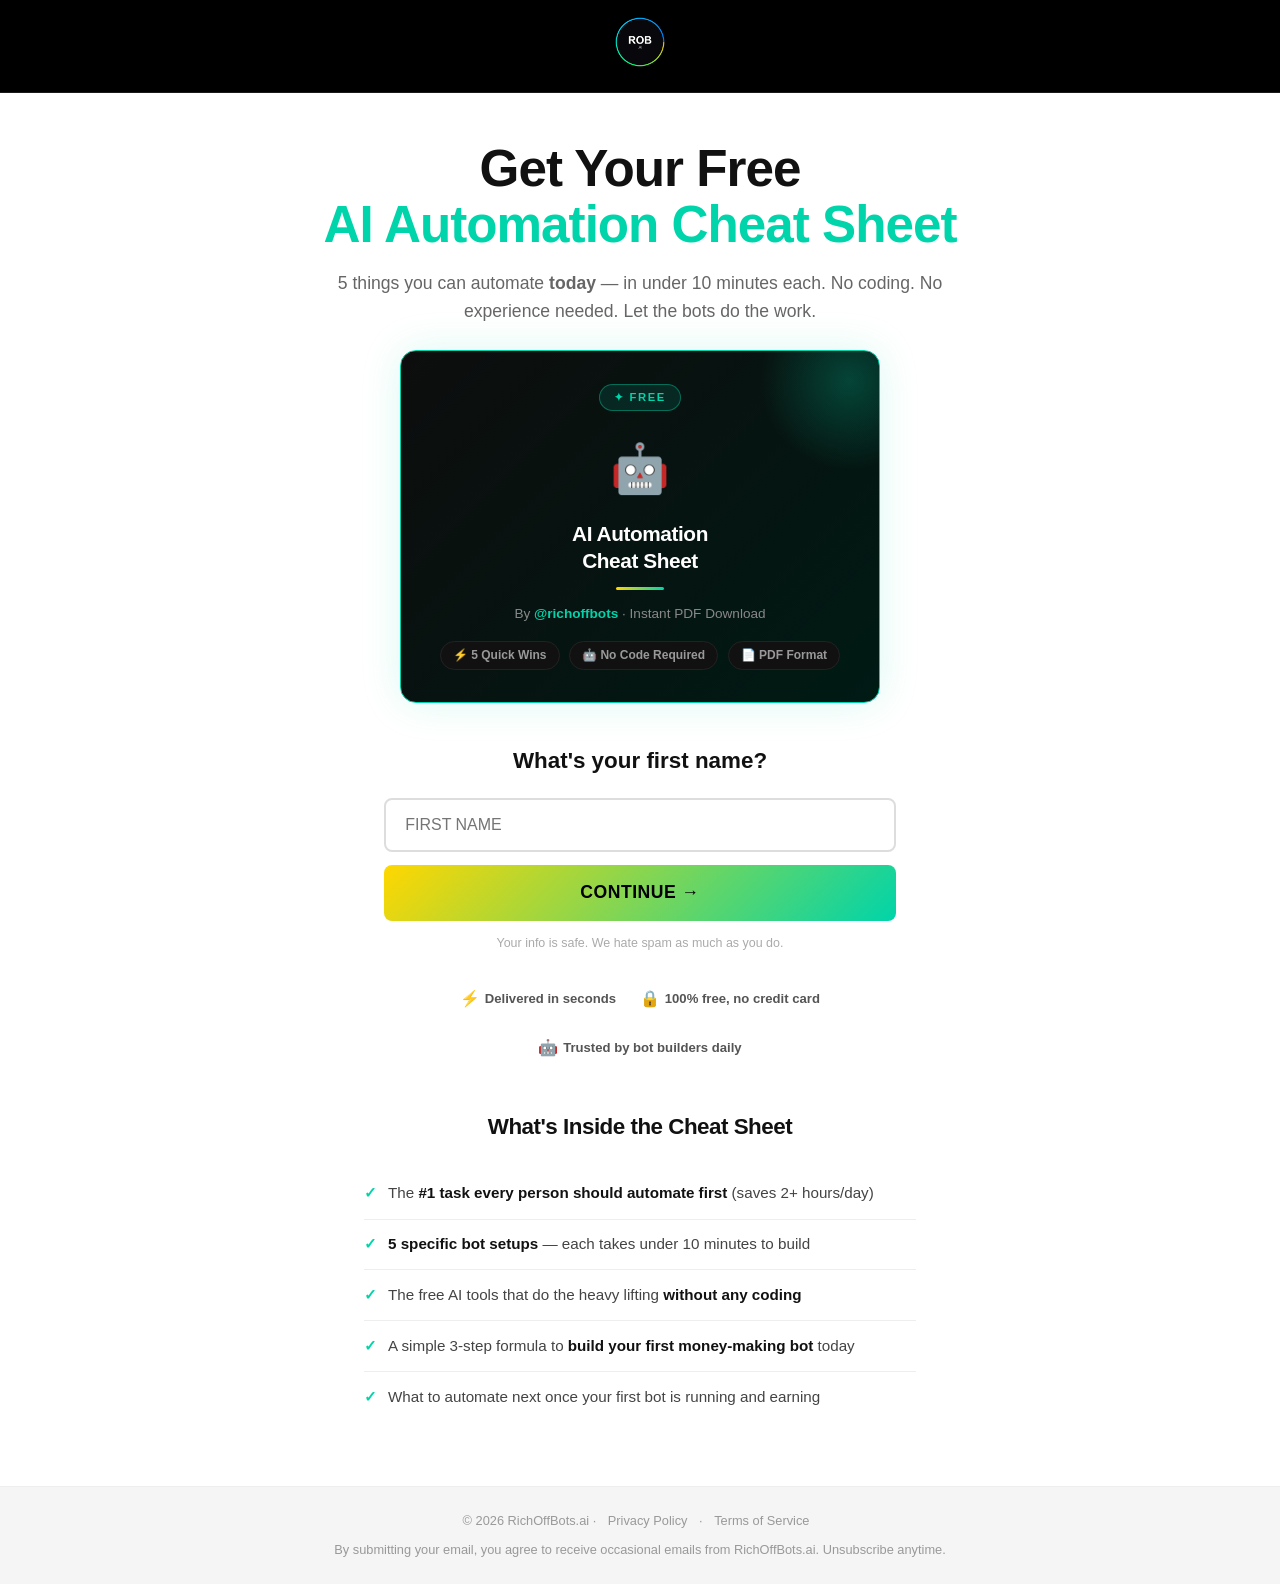
<file: index.html>
<!DOCTYPE html>
<html lang="en">
<head>
  <meta charset="UTF-8">
  <meta name="viewport" content="width=device-width, initial-scale=1.0">
  <title>Get Your Free AI Automation Cheat Sheet | RichOffBots.ai</title>
  <meta name="description" content="5 things you can automate today in under 10 minutes each. Free instant download from RichOffBots.ai">
  <link rel="stylesheet" href="styles.css">
  <style>
    body { background: #fff; color: #111; font-family: -apple-system, BlinkMacSystemFont, 'Inter', sans-serif; }
    .funnel-nav { padding: 1rem 2rem; border-bottom: 1px solid #eee; text-align: center; }
    .funnel-nav .logo { font-size: 1.2rem; font-weight: 800; color: #111; letter-spacing: -0.5px; }
    .funnel-nav .logo span { color: #00D4AA; }

    .funnel-hero { text-align: center; padding: 3rem 1.5rem 1rem; max-width: 700px; margin: 0 auto; }
    .free-badge { display: inline-block; background: #00D4AA; color: #000; font-size: 0.75rem; font-weight: 800; letter-spacing: 2px; padding: 0.3rem 0.8rem; border-radius: 4px; margin-bottom: 1.2rem; text-transform: uppercase; }
    .funnel-hero h1 { font-size: clamp(2rem, 5vw, 3.2rem); font-weight: 900; line-height: 1.1; letter-spacing: -1px; margin-bottom: 1rem; color: #111; }
    .funnel-hero h1 em { color: #00D4AA; font-style: normal; }
    .product-preview { margin: 1.5rem auto; max-width: 500px; }
    .product-img { background: linear-gradient(135deg, #0a0a0a 0%, #1a1a1a 100%); border-radius: 12px; padding: 2rem; text-align: center; border: 1px solid #333; }
    .product-img .doc-icon { font-size: 3rem; margin-bottom: 0.5rem; }
    .product-img h3 { color: #fff; font-size: 1.1rem; font-weight: 800; margin-bottom: 0.3rem; }
    .product-img p { color: #888; font-size: 0.85rem; }

    /* FORM */
    .funnel-form { max-width: 560px; margin: 1.5rem auto 0; padding: 0 1.5rem; }
    .step { display: none; }
    .step.active { display: block; }
    .step-label { font-size: 1.4rem; font-weight: 700; text-align: center; margin-bottom: 1.2rem; color: #111; }
    .step-label strong { color: #111; }
    .form-input {
      width: 100%; padding: 1rem 1.2rem; font-size: 1rem; border: 2px solid #ddd;
      border-radius: 8px; outline: none; box-sizing: border-box; margin-bottom: 0.8rem;
      transition: border-color 0.2s; font-family: inherit;
    }
    .form-input:focus { border-color: #00D4AA; }
    .form-btn {
      width: 100%; padding: 1.1rem; background: linear-gradient(135deg, #FFD700, #00D4AA); color: #000; font-size: 1.1rem;
      font-weight: 800; border: none; border-radius: 8px; cursor: pointer; letter-spacing: 0.5px;
      text-transform: uppercase; transition: transform 0.1s, box-shadow 0.2s;
    }
    .form-btn:hover { transform: translateY(-1px); box-shadow: 0 4px 20px rgba(0,212,170,0.3); }
    .form-sub { text-align: center; font-size: 0.78rem; color: #aaa; margin-top: 0.8rem; }

    /* SOCIAL PROOF BELOW FORM */
    .trust-row { display: flex; justify-content: center; gap: 1.5rem; margin: 2rem auto 0; flex-wrap: wrap; max-width: 500px; padding: 0 1.5rem; }
    .trust-item { font-size: 0.82rem; font-weight: 600; color: #555; display: flex; align-items: center; gap: 0.3rem; }
    .trust-item .icon { font-size: 1rem; }

    /* WHAT'S INSIDE TEASER */
    .teaser { max-width: 600px; margin: 3rem auto 0; padding: 0 1.5rem 4rem; }
    .teaser h2 { font-size: 1.4rem; font-weight: 800; text-align: center; margin-bottom: 1.5rem; }
    .teaser-list { list-style: none; padding: 0; }
    .teaser-list li { padding: 0.8rem 0; border-bottom: 1px solid #eee; font-size: 0.95rem; color: #444; padding-left: 1.5rem; position: relative; }
    .teaser-list li:last-child { border-bottom: none; }
    .teaser-list li::before { content: "✓"; position: absolute; left: 0; color: #00D4AA; font-weight: 800; }
    .teaser-list li strong { color: #111; }

    footer { background: #f5f5f5; padding: 1.5rem; text-align: center; font-size: 0.8rem; color: #999; border-top: 1px solid #eee; }
    footer a { color: #999; margin: 0 0.5rem; }
  </style>
</head>
<body>

<nav style="width:100%;padding:1rem 2rem;border-bottom:1px solid #1a1a1a;background:#000;text-align:center;display:block;">
  <img src="brand/rob-logo-v3-black-800.png" alt="RichOffBots.ai" style="height:52px;width:auto;display:inline-block;">
</nav>

<div class="funnel-hero">
  <h1>Get Your Free<br><em>AI Automation Cheat Sheet</em></h1>
  <p style="font-size:1.1rem;color:#666;margin-bottom:1.5rem;">5 things you can automate <strong>today</strong> — in under 10 minutes each. No coding. No experience needed. Let the bots do the work.</p>

  <div style="margin:1.5rem auto 0;max-width:480px;">
    <div style="background:linear-gradient(135deg,#0d0d0d 0%,#001a14 100%);border:1px solid #00D4AA;border-radius:16px;padding:2rem;text-align:center;position:relative;overflow:hidden;box-shadow:0 0 40px rgba(0,212,170,0.15);">
      <!-- Glow effect -->
      <div style="position:absolute;top:-60px;right:-60px;width:180px;height:180px;background:radial-gradient(circle,rgba(0,212,170,0.25) 0%,transparent 70%);pointer-events:none;"></div>
      <!-- Top badge -->
      <div style="display:inline-block;background:rgba(0,212,170,0.12);border:1px solid rgba(0,212,170,0.4);color:#00D4AA;font-size:0.7rem;font-weight:800;letter-spacing:0.15em;text-transform:uppercase;padding:4px 14px;border-radius:20px;margin-bottom:1.2rem;">✦ FREE</div>
      <!-- PDF icon -->
      <div style="font-size:3rem;margin-bottom:0.8rem;">🤖</div>
      <!-- Title -->
      <h3 style="color:#fff;font-size:1.3rem;font-weight:900;letter-spacing:-0.02em;margin-bottom:0.4rem;line-height:1.3;">AI Automation<br>Cheat Sheet</h3>
      <!-- Divider -->
      <div style="width:48px;height:3px;background:linear-gradient(90deg,#FFD700,#00D4AA);margin:0.8rem auto;border-radius:2px;"></div>
      <!-- Sub info -->
      <p style="color:#888;font-size:0.85rem;margin-bottom:1rem;">By <a href="https://www.instagram.com/richoffbots" target="_blank" rel="noopener" style="color:#00D4AA;font-weight:700;text-decoration:none;">@richoffbots</a> · Instant PDF Download</p>
      <!-- Stats pills -->
      <div style="display:flex;justify-content:center;gap:0.6rem;flex-wrap:wrap;">
        <span style="background:#111;border:1px solid #222;color:#999;font-size:0.75rem;font-weight:600;padding:4px 12px;border-radius:20px;">⚡ 5 Quick Wins</span>
        <span style="background:#111;border:1px solid #222;color:#999;font-size:0.75rem;font-weight:600;padding:4px 12px;border-radius:20px;">🤖 No Code Required</span>
        <span style="background:#111;border:1px solid #222;color:#999;font-size:0.75rem;font-weight:600;padding:4px 12px;border-radius:20px;">📄 PDF Format</span>
      </div>
    </div>
  </div>
</div>

<!-- MULTI-STEP FORM -->
<div class="funnel-form">
  <!-- Step 1: Name -->
  <div class="step active" id="step1">
    <div class="step-label">What's your <strong>first name?</strong></div>
    <input type="text" class="form-input" id="firstName" placeholder="FIRST NAME" autocomplete="given-name">
    <button class="form-btn" onclick="goStep2()">CONTINUE →</button>
    <p class="form-sub">Your info is safe. We hate spam as much as you do.</p>
  </div>

  <!-- Step 2: Email -->
  <div class="step" id="step2">
    <div class="step-label" id="emailLabel">Where should I send it, <strong id="nameDisplay"></strong>?</div>
    <input type="email" class="form-input" id="emailInput" placeholder="YOUR EMAIL ADDRESS" autocomplete="email">
    <button class="form-btn" onclick="submitForm()">GET MY FREE CHEAT SHEET →</button>
    <p class="form-sub">✦ Instant delivery to your inbox · No spam, ever · Unsubscribe anytime</p>
  </div>
</div>

<!-- TRUST SIGNALS -->
<div class="trust-row">
  <div class="trust-item"><span class="icon">⚡</span> Delivered in seconds</div>
  <div class="trust-item"><span class="icon">🔒</span> 100% free, no credit card</div>
  <div class="trust-item"><span class="icon">🤖</span> Trusted by bot builders daily</div>
</div>

<!-- WHAT'S INSIDE TEASER -->
<div class="teaser">
  <h2>What's Inside the Cheat Sheet</h2>
  <ul class="teaser-list">
    <li>The <strong>#1 task every person should automate first</strong> (saves 2+ hours/day)</li>
    <li><strong>5 specific bot setups</strong> — each takes under 10 minutes to build</li>
    <li>The free AI tools that do the heavy lifting <strong>without any coding</strong></li>
    <li>A simple 3-step formula to <strong>build your first money-making bot</strong> today</li>
    <li>What to automate next once your first bot is running and earning</li>
  </ul>
</div>

<footer>
  <p>© 2026 RichOffBots.ai · <a href="privacy.html">Privacy Policy</a> · <a href="terms.html">Terms of Service</a></p>
  <p style="margin-top:0.5rem;">By submitting your email, you agree to receive occasional emails from RichOffBots.ai. Unsubscribe anytime.</p>
</footer>

<script>
  let firstName = '';

  function goStep2() {
    const nameInput = document.getElementById('firstName');
    firstName = nameInput.value.trim();
    if (!firstName) { nameInput.focus(); return; }
    document.getElementById('step1').classList.remove('active');
    document.getElementById('step2').classList.add('active');
    document.getElementById('nameDisplay').textContent = firstName + '?';
    document.getElementById('emailInput').focus();
  }

  function submitForm() {
    const email = document.getElementById('emailInput').value.trim();
    // Strict email validation - must have text@text.tld format
    const emailRegex = /^[a-zA-Z0-9._%+\-]+@[a-zA-Z0-9.\-]+\.[a-zA-Z]{2,}$/;
    if (!email || !emailRegex.test(email)) {
      const inp = document.getElementById('emailInput');
      inp.focus();
      inp.style.borderColor = '#00D4AA';
      inp.placeholder = 'Please enter a valid email (e.g. you@gmail.com)';
      setTimeout(() => { inp.style.borderColor = ''; }, 3000);
      document.getElementById('emailInput').focus();
      return;
    }
    // Submit to Formspree
    const btn = document.querySelector('#step2 .form-btn');
    btn.textContent = 'SENDING...';
    btn.disabled = true;

    fetch('https://formspree.io/f/mojpejgk', {
      method: 'POST',
      headers: { 'Content-Type': 'application/json' },
      body: JSON.stringify({ firstName: firstName, email: email, _next: '/free-download' })
    })
    .then(r => {
      // Redirect to download page regardless
      window.location.href = '/free-download?name=' + encodeURIComponent(firstName);
    })
    .catch(() => {
      window.location.href = '/free-download?name=' + encodeURIComponent(firstName);
    });
  }

  // Allow Enter key
  document.addEventListener('keydown', function(e) {
    if (e.key === 'Enter') {
      if (document.getElementById('step1').classList.contains('active')) goStep2();
      else submitForm();
    }
  });
</script>
</body>
</html>
</file>
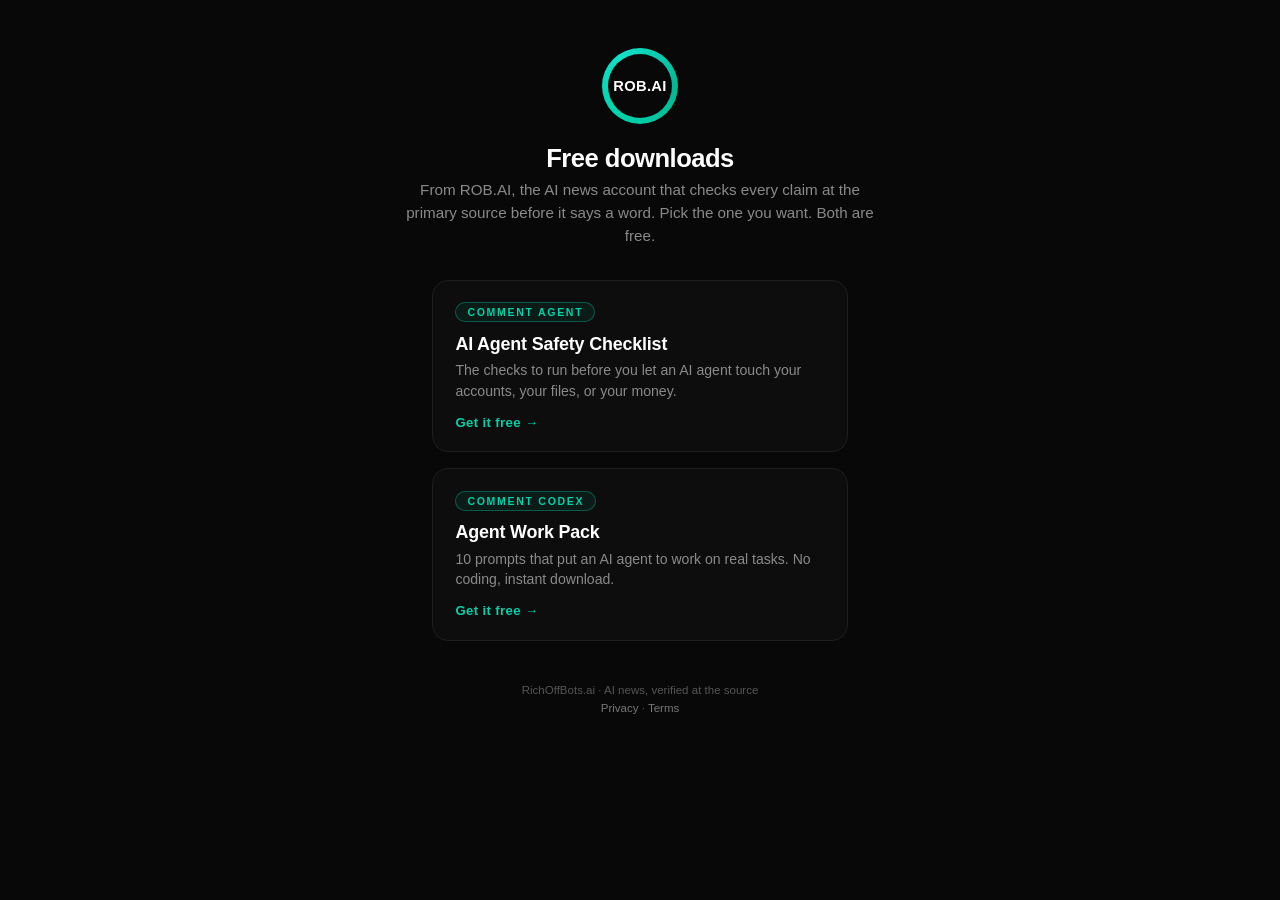
<file: rob/index.html>
<!DOCTYPE html>
<html lang="en">
<head>
<meta charset="UTF-8">
<meta name="viewport" content="width=device-width, initial-scale=1.0">
<title>ROB.AI — Free Downloads</title>
<meta name="description" content="Free downloads from ROB.AI, the AI news account that verifies everything at the primary source.">
<style>
  :root { --accent:#00D2AA; --bg:#080808; --ink:#fff; --dim:#8a8a8a; }
  * { box-sizing:border-box; }
  body { margin:0; background:var(--bg); color:var(--ink);
         font-family:'Futura','Avenir Next',-apple-system,BlinkMacSystemFont,'Inter',sans-serif;
         display:flex; flex-direction:column; align-items:center;
         padding:3rem 1.25rem 2rem; min-height:100vh; }
  .ring { width:76px; height:76px; border-radius:50%; margin-bottom:1.25rem;
          background:conic-gradient(from 210deg,#00D2AA,#12e0c8,#00b894,#00D2AA);
          display:flex; align-items:center; justify-content:center; }
  .ring i { width:64px; height:64px; border-radius:50%; background:var(--bg);
            display:flex; align-items:center; justify-content:center;
            font-style:normal; font-weight:900; font-size:.92rem; letter-spacing:.02em; }
  h1 { font-size:1.6rem; font-weight:900; letter-spacing:-.02em; margin:0 0 .4rem; text-align:center; }
  .lede { color:var(--dim); font-size:.95rem; text-align:center; max-width:30rem; margin:0 0 2rem; line-height:1.5; }
  .grid { display:flex; flex-direction:column; gap:1rem; width:100%; max-width:26rem; }
  a.card { display:block; text-decoration:none; color:inherit; padding:1.35rem 1.4rem;
           border:1px solid #1e1e1e; border-radius:16px; background:#0d0d0d;
           transition:border-color .18s, transform .18s; }
  a.card:hover { border-color:var(--accent); transform:translateY(-2px); }
  .tag { display:inline-block; font-size:.66rem; font-weight:800; letter-spacing:.16em;
         text-transform:uppercase; color:var(--accent); border:1px solid rgba(0,210,170,.35);
         background:rgba(0,210,170,.08); border-radius:20px; padding:3px 11px; margin-bottom:.7rem; }
  .card h2 { font-size:1.12rem; font-weight:800; margin:0 0 .35rem; letter-spacing:-.01em; }
  .card p { margin:0; color:var(--dim); font-size:.88rem; line-height:1.45; }
  .go { margin-top:.85rem; font-size:.82rem; font-weight:800; color:var(--accent); letter-spacing:.03em; }
  footer { margin-top:2.5rem; color:#555; font-size:.72rem; text-align:center; line-height:1.6; }
  footer a { color:#777; text-decoration:none; }
</style>
</head>
<body>
  <div class="ring"><i>ROB.AI</i></div>
  <h1>Free downloads</h1>
  <p class="lede">From ROB.AI, the AI news account that checks every claim at the primary source before it says a word. Pick the one you want. Both are free.</p>

  <div class="grid">
    <a class="card" href="/get.html?m=agent">
      <span class="tag">Comment AGENT</span>
      <h2>AI Agent Safety Checklist</h2>
      <p>The checks to run before you let an AI agent touch your accounts, your files, or your money.</p>
      <div class="go">Get it free &rarr;</div>
    </a>

    <a class="card" href="/get.html?m=codex">
      <span class="tag">Comment CODEX</span>
      <h2>Agent Work Pack</h2>
      <p>10 prompts that put an AI agent to work on real tasks. No coding, instant download.</p>
      <div class="go">Get it free &rarr;</div>
    </a>
  </div>

  <footer>
    RichOffBots.ai &middot; AI news, verified at the source<br>
    <a href="/privacy.html">Privacy</a> &middot; <a href="/terms.html">Terms</a>
  </footer>
</body>
</html>
</file>
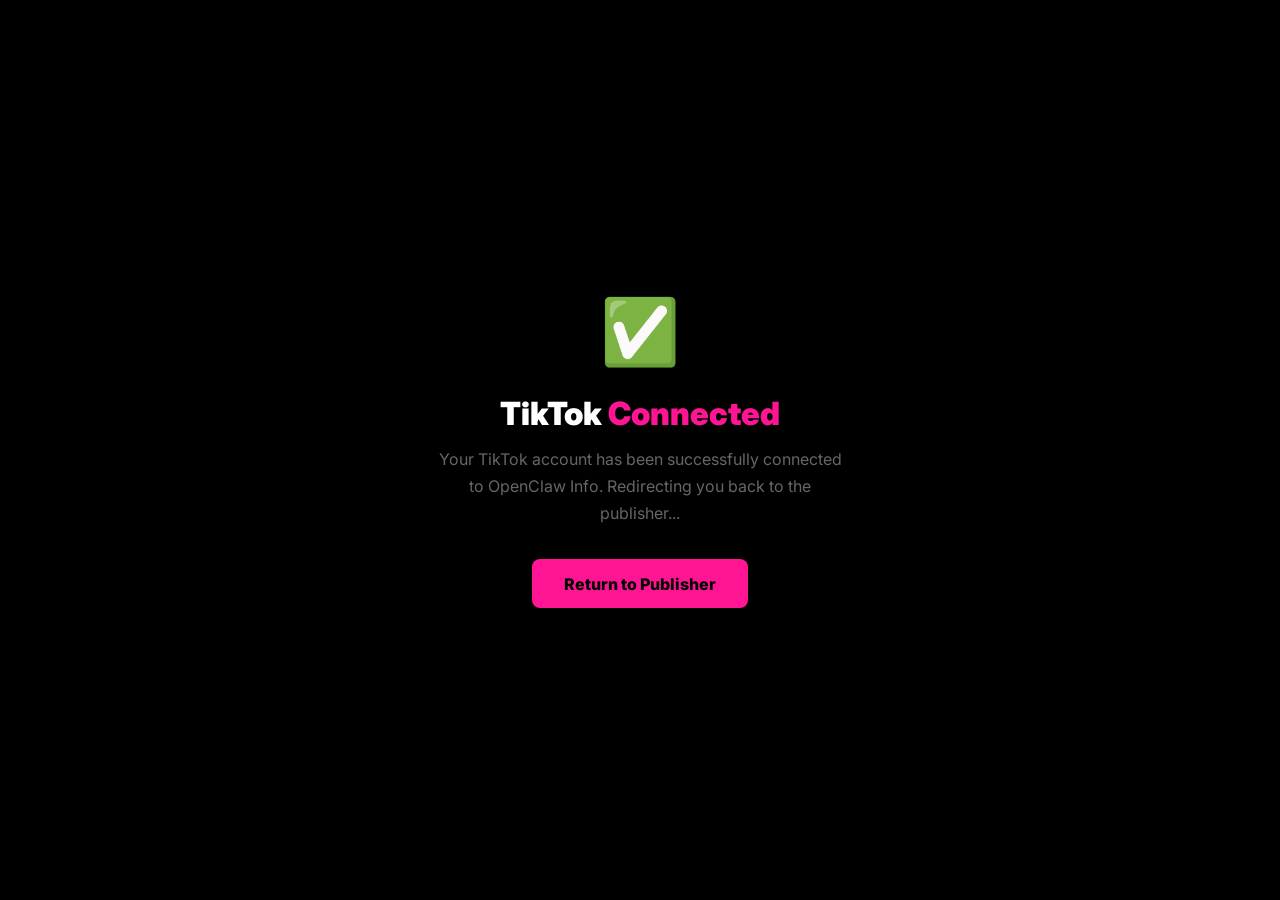
<file: tiktok-callback/index.html>
<!DOCTYPE html>
<html lang="en">
<head>
  <meta charset="UTF-8">
  <meta name="viewport" content="width=device-width, initial-scale=1.0">
  <title>OpenClaw Info — TikTok Connected</title>
  <link href="https://fonts.googleapis.com/css2?family=Inter:wght@400;700;900&display=swap" rel="stylesheet">
  <style>
    * { margin: 0; padding: 0; box-sizing: border-box; }
    body { font-family: 'Inter', sans-serif; background: #000; color: #fff; min-height: 100vh; display: flex; align-items: center; justify-content: center; text-align: center; }
    .box { max-width: 480px; padding: 3rem 2rem; }
    .check { font-size: 4rem; margin-bottom: 1.5rem; }
    h1 { font-size: 2rem; font-weight: 900; margin-bottom: 0.8rem; }
    h1 span { color: #FF1493; }
    p { color: #666; line-height: 1.7; margin-bottom: 2rem; }
    a { background: #FF1493; color: #000; font-weight: 800; padding: 0.9rem 2rem; border-radius: 8px; text-decoration: none; display: inline-block; }
  </style>
  <script>
    // Redirect back to the publisher with the auth code
    window.onload = function() {
      const params = window.location.search;
      setTimeout(() => {
        window.location.href = '/tiktok/' + params;
      }, 2000);
    }
  </script>
</head>
<body>
  <div class="box">
    <div class="check">✅</div>
    <h1>TikTok <span>Connected</span></h1>
    <p>Your TikTok account has been successfully connected to OpenClaw Info. Redirecting you back to the publisher...</p>
    <a href="/tiktok/">Return to Publisher</a>
  </div>
</body>
</html>
</file>
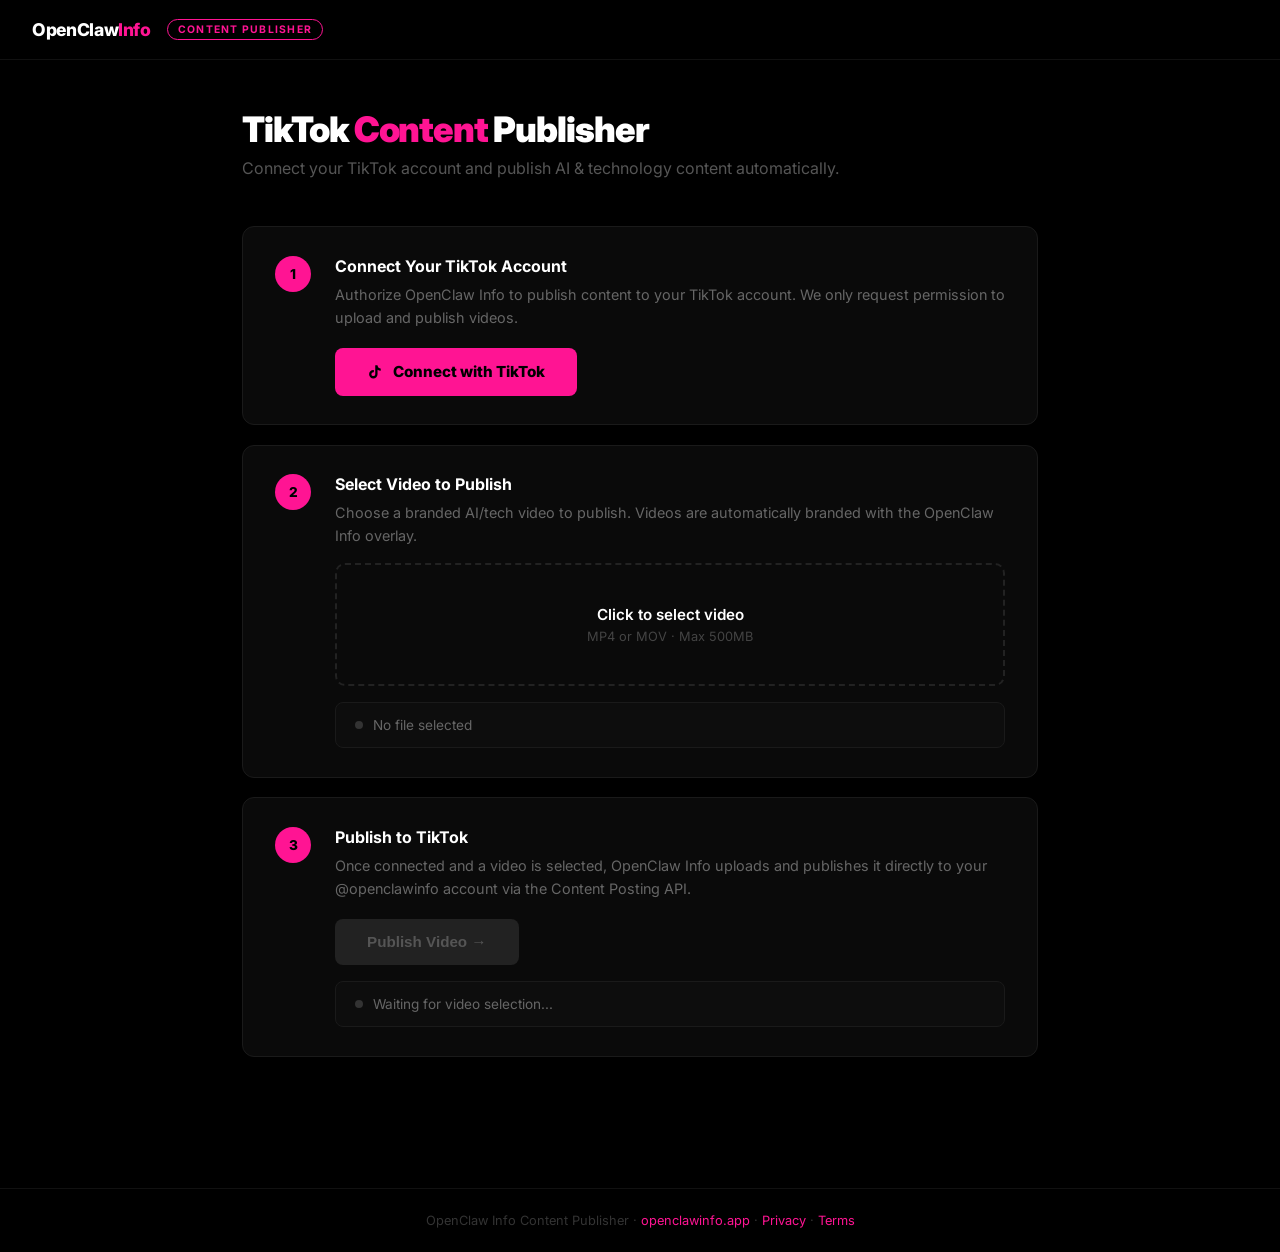
<file: tiktok/index.html>
<!DOCTYPE html>
<html lang="en">
<head>
  <meta charset="UTF-8">
  <meta name="viewport" content="width=device-width, initial-scale=1.0">
  <title>OpenClaw Info — TikTok Content Publisher</title>
  <link rel="preconnect" href="https://fonts.googleapis.com">
  <link rel="preconnect" href="https://fonts.gstatic.com" crossorigin>
  <link href="https://fonts.googleapis.com/css2?family=Inter:wght@300;400;500;600;700;800;900&display=swap" rel="stylesheet">
  <style>
    * { margin: 0; padding: 0; box-sizing: border-box; }
    body { font-family: 'Inter', sans-serif; background: #000; color: #fff; min-height: 100vh; }
    .header { border-bottom: 1px solid #111; padding: 1.2rem 2rem; display: flex; align-items: center; gap: 1rem; }
    .logo { font-size: 1.1rem; font-weight: 800; letter-spacing: -0.02em; }
    .logo span { color: #FF1493; }
    .badge { font-size: 0.65rem; font-weight: 700; letter-spacing: 0.12em; text-transform: uppercase; color: #FF1493; border: 1px solid #FF1493; padding: 3px 10px; border-radius: 20px; }
    .container { max-width: 860px; margin: 0 auto; padding: 3rem 2rem; }
    h1 { font-size: 2.2rem; font-weight: 900; letter-spacing: -0.03em; margin-bottom: 0.5rem; }
    h1 span { color: #FF1493; }
    .subtitle { color: #555; font-size: 1rem; margin-bottom: 3rem; }
    .step { background: #0a0a0a; border: 1px solid #1a1a1a; border-radius: 12px; padding: 1.8rem 2rem; margin-bottom: 1.2rem; display: flex; gap: 1.5rem; align-items: flex-start; }
    .step-num { width: 36px; height: 36px; min-width: 36px; background: #FF1493; border-radius: 50%; display: flex; align-items: center; justify-content: center; font-size: 0.85rem; font-weight: 800; color: #000; }
    .step-content { width: 100%; }
    .step-content h3 { font-size: 1rem; font-weight: 700; margin-bottom: 0.4rem; }
    .step-content p { color: #666; font-size: 0.9rem; line-height: 1.6; }
    .connect-btn { display: inline-flex; align-items: center; gap: 0.6rem; background: #FF1493; color: #000; font-weight: 800; font-size: 0.95rem; padding: 0.9rem 2rem; border-radius: 8px; text-decoration: none; margin-top: 1.2rem; border: none; cursor: pointer; }
    .connect-btn:hover { background: #e0107e; }
    .connect-btn.disabled { background: #222; color: #555; cursor: not-allowed; }
    .upload-zone { border: 2px dashed #222; border-radius: 10px; text-align: center; margin-top: 1rem; cursor: pointer; transition: border-color 0.2s; position: relative; overflow: hidden; padding: 2.5rem; }
    .upload-zone:hover { border-color: #FF1493; }
    .upload-zone.selected { border-color: #FF1493; background: rgba(255,20,147,0.04); }
    .upload-zone input { position: absolute; top: 0; left: 0; width: 100%; height: 100%; opacity: 0; cursor: pointer; font-size: 0; }
    .upload-zone .uz-title { font-size: 0.95rem; font-weight: 600; color: #fff; margin-bottom: 0.3rem; }
    .upload-zone .uz-sub { font-size: 0.8rem; color: #444; }
    .status-bar { background: #0d0d0d; border: 1px solid #1a1a1a; border-radius: 8px; padding: 0.9rem 1.2rem; margin-top: 1rem; font-size: 0.85rem; color: #666; display: flex; align-items: center; gap: 0.6rem; }
    .dot { width: 8px; height: 8px; min-width: 8px; border-radius: 50%; background: #333; }
    .dot.green { background: #22c55e; }
    .dot.pink { background: #FF1493; animation: blink 1.2s infinite; }
    @keyframes blink { 0%,100%{opacity:1} 50%{opacity:0.2} }
    .tag-connected { display: none; align-items: center; gap: 6px; background: rgba(34,197,94,0.1); border: 1px solid rgba(34,197,94,0.3); color: #22c55e; font-size: 0.8rem; font-weight: 600; padding: 5px 14px; border-radius: 20px; margin-top: 1rem; }
    .footer { border-top: 1px solid #111; padding: 1.5rem 2rem; text-align: center; color: #333; font-size: 0.8rem; margin-top: 4rem; }
    .footer a { color: #FF1493; text-decoration: none; }
  </style>
</head>
<body>
<div class="header">
  <div class="logo">OpenClaw<span>Info</span></div>
  <div class="badge">Content Publisher</div>
</div>
<div class="container">
  <h1>TikTok <span>Content</span> Publisher</h1>
  <p class="subtitle">Connect your TikTok account and publish AI &amp; technology content automatically.</p>

  <div class="step">
    <div class="step-num">1</div>
    <div class="step-content">
      <h3>Connect Your TikTok Account</h3>
      <p>Authorize OpenClaw Info to publish content to your TikTok account. We only request permission to upload and publish videos.</p>
      <a class="connect-btn" href="https://www.tiktok.com/v2/auth/authorize?client_key=awb634dt6ab3urpv&scope=user.info.basic%2Cvideo.upload%2Cvideo.publish&response_type=code&redirect_uri=https%3A%2F%2Fopenclawinfo.app%2Ftiktok-callback&state=demo_flow" id="connectBtn">
        <svg width="16" height="16" fill="currentColor" viewBox="0 0 24 24"><path d="M19.59 6.69a4.83 4.83 0 01-3.77-4.25V2h-3.45v13.67a2.89 2.89 0 01-2.88 2.5 2.89 2.89 0 01-2.89-2.89 2.89 2.89 0 012.89-2.89c.28 0 .54.04.79.1V9.01a6.33 6.33 0 00-.79-.05 6.34 6.34 0 00-6.34 6.34 6.34 6.34 0 006.34 6.34 6.34 6.34 0 006.33-6.34V8.69a8.18 8.18 0 004.78 1.52V6.79a4.85 4.85 0 01-1.01-.1z"/></svg>
        Connect with TikTok
      </a>
      <div class="tag-connected" id="connTag">● Connected — @openclawinfo</div>
    </div>
  </div>

  <div class="step">
    <div class="step-num">2</div>
    <div class="step-content">
      <h3>Select Video to Publish</h3>
      <p>Choose a branded AI/tech video to publish. Videos are automatically branded with the OpenClaw Info overlay.</p>
      <div class="upload-zone" id="uploadZone">
        <input type="file" id="fileInput" accept="video/mp4,video/quicktime,video/mov,video/*" onchange="onFile(this)">
        <div class="uz-title" id="uzTitle">Click to select video</div>
        <div class="uz-sub" id="uzSub">MP4 or MOV &middot; Max 500MB</div>
      </div>
      <div class="status-bar">
        <div class="dot" id="fileDot"></div>
        <span id="fileMsg">No file selected</span>
      </div>
    </div>
  </div>

  <div class="step">
    <div class="step-num">3</div>
    <div class="step-content">
      <h3>Publish to TikTok</h3>
      <p>Once connected and a video is selected, OpenClaw Info uploads and publishes it directly to your @openclawinfo account via the Content Posting API.</p>
      <button class="connect-btn disabled" id="pubBtn" onclick="publish()" style="margin-top:1.2rem;">Publish Video →</button>
      <div class="status-bar" style="margin-top:1rem;">
        <div class="dot" id="pubDot"></div>
        <span id="pubMsg">Waiting for video selection...</span>
      </div>
    </div>
  </div>
</div>
<div class="footer">
  OpenClaw Info Content Publisher &middot; <a href="https://openclawinfo.app">openclawinfo.app</a> &middot; <a href="/privacy.html">Privacy</a> &middot; <a href="/terms.html">Terms</a>
</div>
<script>
var hasFile = false;

var p = new URLSearchParams(location.search);
if (p.get('code')) {
  document.getElementById('connectBtn').style.display = 'none';
  var t = document.getElementById('connTag');
  t.style.display = 'flex';
  checkReady();
}

function onFile(el) {
  var f = el.files && el.files[0];
  if (!f) return;
  var mb = (f.size/1024/1024).toFixed(1);
  var n = f.name.length > 38 ? f.name.slice(0,38)+'...' : f.name;
  document.getElementById('uzTitle').textContent = '✅ ' + n;
  document.getElementById('uzSub').textContent = mb + ' MB — selected';
  document.getElementById('uploadZone').className = 'upload-zone selected';
  document.getElementById('fileDot').className = 'dot green';
  document.getElementById('fileMsg').textContent = n + ' (' + mb + ' MB) — Ready to publish';
  hasFile = true;
  checkReady();
}

function checkReady() {
  if (hasFile) {
    var b = document.getElementById('pubBtn');
    b.className = 'connect-btn';
    document.getElementById('pubDot').className = 'dot green';
    document.getElementById('pubMsg').textContent = 'Ready — click Publish Video';
  }
}

function publish() {
  if (!hasFile) return;
  var steps = [
    [0,    'pink', 'Uploading video to TikTok...'],
    [2000, 'pink', 'Processing upload...'],
    [4000, 'pink', 'Publishing to @openclawinfo...'],
    [6500, 'green','✓ Video published successfully to @openclawinfo']
  ];
  steps.forEach(function(s){
    setTimeout(function(){
      document.getElementById('pubDot').className = 'dot ' + s[1];
      document.getElementById('pubMsg').textContent = s[2];
    }, s[0]);
  });
}
</script>
</body>
</html>
</file>
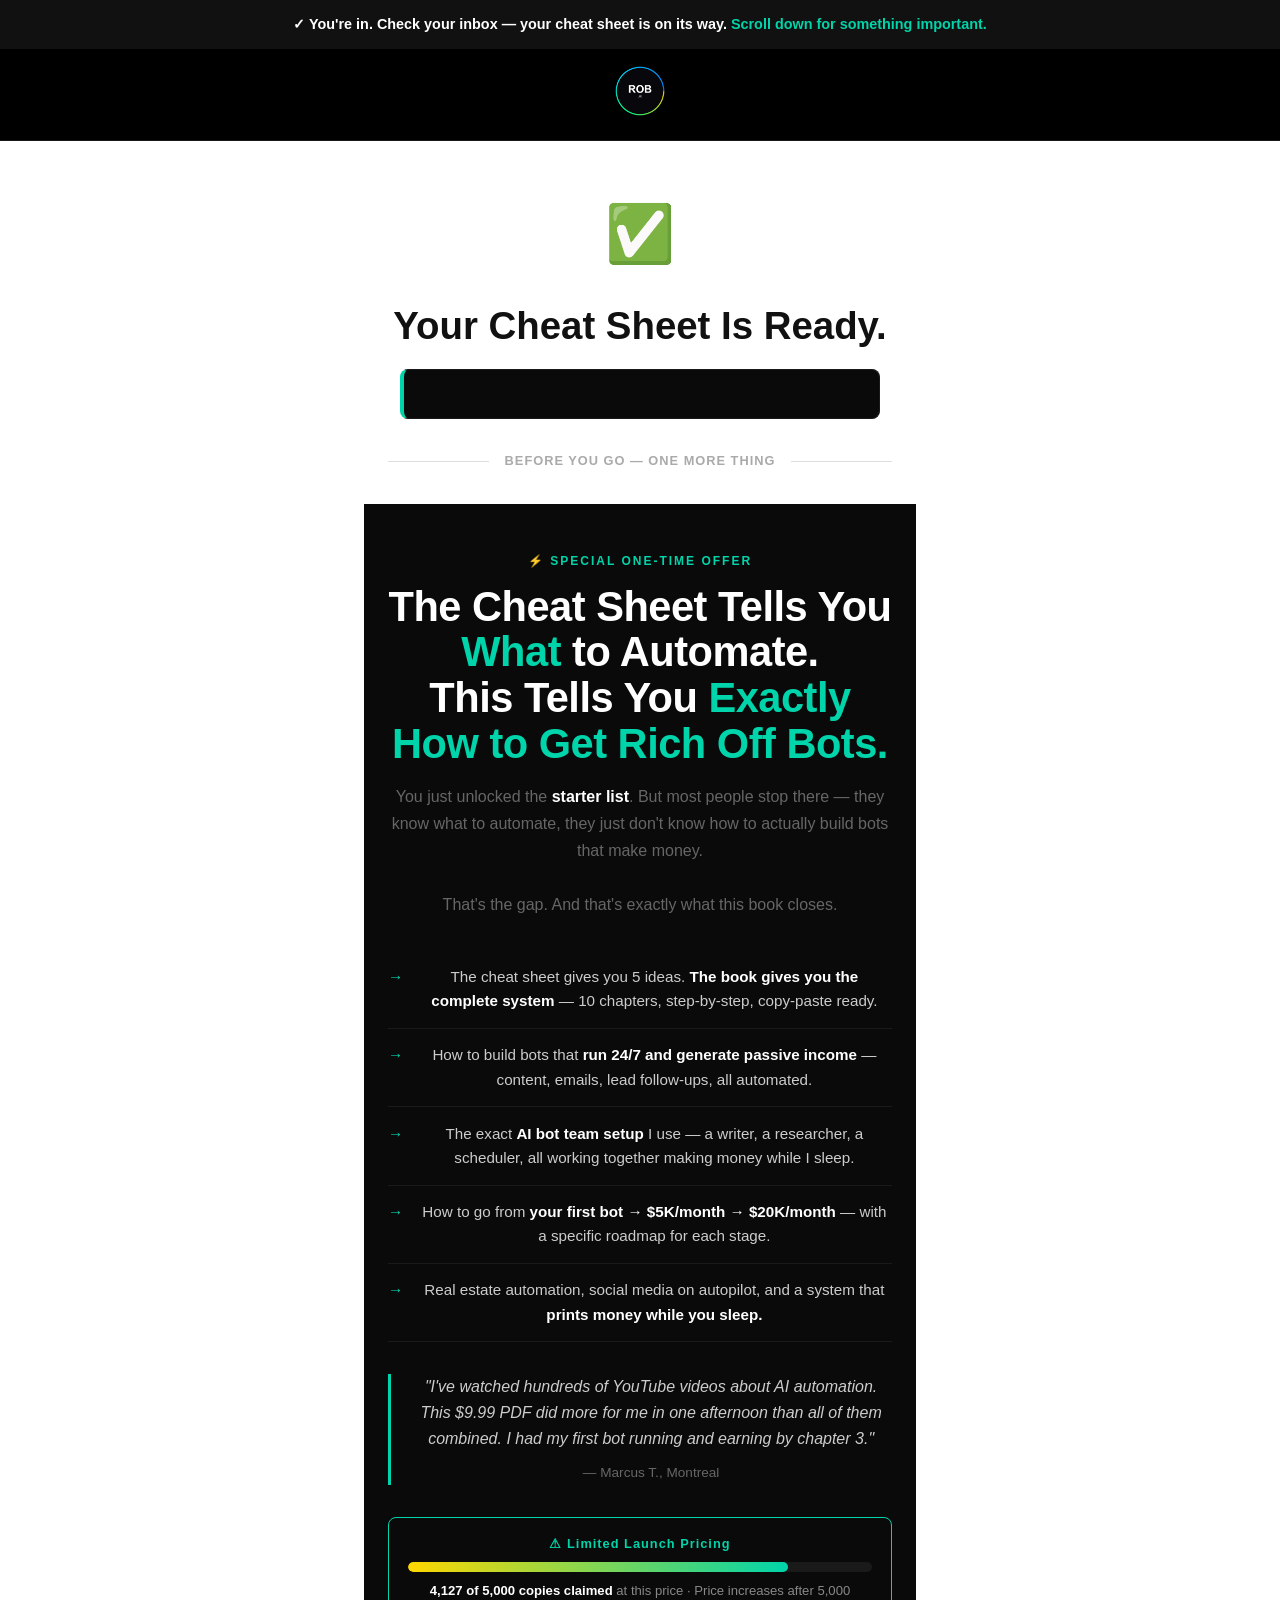
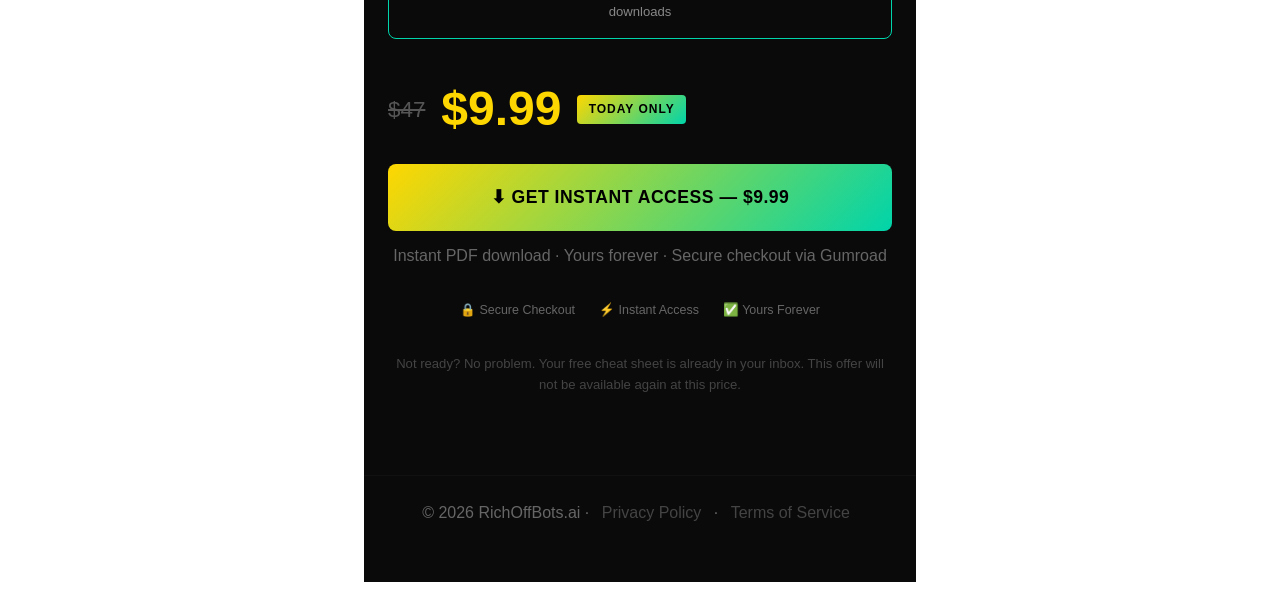
<file: free-download.html>
<!DOCTYPE html>
<html lang="en">
<head>
  <meta charset="UTF-8">
  <meta name="viewport" content="width=device-width, initial-scale=1.0">
  <title>Your Free Download Is Ready | RichOffBots.ai</title>
  <link rel="stylesheet" href="styles.css">
  <style>
    body { background: #fff; color: #111; font-family: -apple-system, BlinkMacSystemFont, 'Inter', sans-serif; }
    
    /* CONFIRMATION BANNER */
    .confirm-bar { background: #111; color: #fff; text-align: center; padding: 0.8rem 1rem; font-size: 0.9rem; font-weight: 600; }
    .confirm-bar span { color: #00D4AA; }

    .funnel-nav { padding: 1rem 2rem; border-bottom: 1px solid #eee; text-align: center; }
    .logo { font-size: 1.2rem; font-weight: 800; color: #111; }
    .logo span { color: #00D4AA; }

    /* DOWNLOAD SECTION */
    .download-section { text-align: center; padding: 3rem 1.5rem 2rem; max-width: 600px; margin: 0 auto; }
    .check-icon { font-size: 3.5rem; margin-bottom: 1rem; }
    .download-section h1 { font-size: clamp(1.8rem, 4vw, 2.4rem); font-weight: 900; margin-bottom: 0.8rem; }
    .download-section p { font-size: 1rem; color: #666; margin-bottom: 2rem; }
    .download-btn {
      display: inline-block; background: #111; color: #fff; padding: 1rem 2.5rem;
      border-radius: 8px; font-weight: 800; font-size: 1rem; text-decoration: none;
      letter-spacing: 0.5px; transition: background 0.2s;
    }
    .download-btn:hover { background: #333; text-decoration: none; }
    .email-note { margin-top: 1rem; font-size: 0.82rem; color: #aaa; }

    /* DIVIDER */
    .upsell-divider { max-width: 600px; margin: 2rem auto 0; padding: 0 1.5rem; text-align: center; }
    .divider-line { display: flex; align-items: center; gap: 1rem; }
    .divider-line::before, .divider-line::after { content: ''; flex: 1; height: 1px; background: #ddd; }
    .divider-text { font-size: 0.8rem; font-weight: 700; color: #aaa; letter-spacing: 1px; text-transform: uppercase; white-space: nowrap; }

    /* UPSELL SECTION */
    .upsell { background: #0a0a0a; color: #fff; padding: 3rem 1.5rem; margin-top: 2rem; }
    .upsell-inner { max-width: 680px; margin: 0 auto; }
    .upsell-label { font-size: 0.75rem; font-weight: 700; letter-spacing: 2px; color: #00D4AA; text-transform: uppercase; margin-bottom: 0.8rem; }
    .upsell h2 { font-size: clamp(1.8rem, 4vw, 2.6rem); font-weight: 900; line-height: 1.1; margin-bottom: 1rem; letter-spacing: -0.5px; }
    .upsell h2 em { color: #00D4AA; font-style: normal; }
    .upsell-bridge { font-size: 1.05rem; color: #bbb; line-height: 1.7; margin-bottom: 2rem; }
    .upsell-bridge strong { color: #fff; }

    /* WHAT'S MISSING */
    .missing-list { list-style: none; padding: 0; margin-bottom: 2rem; }
    .missing-list li { padding: 0.9rem 0; border-bottom: 1px solid #1a1a1a; font-size: 0.95rem; color: #ccc; padding-left: 1.8rem; position: relative; }
    .missing-list li::before { content: "→"; position: absolute; left: 0; color: #00D4AA; font-weight: 800; }
    .missing-list li strong { color: #fff; }

    /* SCARCITY BAR */
    .scarcity-box { border: 1px solid #00D4AA; border-radius: 8px; padding: 1rem 1.2rem; margin-bottom: 2rem; }
    .scarcity-box .scarcity-label { font-size: 0.8rem; font-weight: 700; color: #00D4AA; letter-spacing: 1px; margin-bottom: 0.5rem; }
    .scarcity-bar-bg { background: #1a1a1a; border-radius: 100px; height: 10px; margin-bottom: 0.5rem; overflow: hidden; }
    .scarcity-bar-fill { background: linear-gradient(90deg, #FFD700, #00D4AA); height: 100%; width: 82%; border-radius: 100px; }
    .scarcity-text { font-size: 0.82rem; color: #888; }
    .scarcity-text strong { color: #fff; }

    /* PRICE + CTA */
    .price-row { display: flex; align-items: center; gap: 1rem; margin-bottom: 1rem; flex-wrap: wrap; }
    .price-strike { font-size: 1.4rem; color: #555; text-decoration: line-through; }
    .price-now { font-size: 3rem; font-weight: 900; color: #FFD700; }
    .price-tag { background: linear-gradient(135deg, #FFD700, #00D4AA); color: #000; font-size: 0.75rem; font-weight: 800; padding: 0.3rem 0.7rem; border-radius: 4px; letter-spacing: 1px; }
    .upsell-cta {
      display: block; width: 100%; padding: 1.2rem; background: linear-gradient(135deg, #FFD700, #00D4AA); color: #000;
      font-size: 1.1rem; font-weight: 800; border: none; border-radius: 8px; cursor: pointer;
      text-align: center; text-decoration: none; letter-spacing: 0.5px; text-transform: uppercase;
      transition: transform 0.1s, box-shadow 0.2s; box-sizing: border-box;
    }
    .upsell-cta:hover { transform: translateY(-1px); box-shadow: 0 4px 20px rgba(0,212,170,0.3); text-decoration: none; }
    .upsell-sub { text-align: center; font-size: 0.8rem; color: #555; margin-top: 0.8rem; }

    /* TRUST BADGES */
    .trust-badges { display: flex; justify-content: center; gap: 1.5rem; margin-top: 1.5rem; flex-wrap: wrap; }
    .trust-badge { font-size: 0.78rem; color: #666; display: flex; align-items: center; gap: 0.3rem; }

    /* TESTIMONIAL */
    .upsell-quote { border-left: 3px solid #00D4AA; padding-left: 1.2rem; margin: 2rem 0; }
    .upsell-quote p { font-size: 1rem; color: #ccc; font-style: italic; line-height: 1.6; margin-bottom: 0.5rem; }
    .upsell-quote cite { font-size: 0.85rem; color: #666; font-style: normal; }

    footer { background: #0a0a0a; border-top: 1px solid #111; padding: 1.5rem; text-align: center; font-size: 0.8rem; color: #444; }
    footer a { color: #444; margin: 0 0.5rem; }
  </style>
</head>
<body>

<div class="confirm-bar">✓ You're in. Check your inbox — your cheat sheet is on its way. <span>Scroll down for something important.</span></div>

<nav style="width:100%;padding:1rem 2rem;border-bottom:1px solid #1a1a1a;background:#000;text-align:center;display:block;">
  <img src="/brand/rob-logo-v3-black-800.png" alt="RichOffBots.ai" style="height:52px;width:auto;display:inline-block;">
</nav>

<!-- DOWNLOAD -->
<div class="download-section">
  <div class="check-icon">✅</div>
  <h1 id="thankYouHeading">Your Cheat Sheet Is Ready.</h1>
  <div style="background:#0a0a0a;border:1px solid #1a1a1a;border-left:4px solid #00D4AA;border-radius:8px;padding:1.5rem 1.8rem;text-align:left;margin:0 auto 1.5rem;max-width:480px;">
</div>

<!-- DIVIDER -->
<div class="upsell-divider">
  <div class="divider-line">
    <span class="divider-text">Before you go — one more thing</span>
  </div>
</div>

<!-- UPSELL -->
<div class="upsell">
  <div class="upsell-inner">
    <div class="upsell-label">⚡ Special One-Time Offer</div>
    <h2>The Cheat Sheet Tells You <em>What</em> to Automate.<br>This Tells You <em>Exactly How to Get Rich Off Bots.</em></h2>

    <p class="upsell-bridge">
      You just unlocked the <strong>starter list</strong>. But most people stop there — they know what to automate, they just don't know how to actually build bots that make money.<br><br>
      That's the gap. And that's exactly what this book closes.
    </p>

    <ul class="missing-list">
      <li>The cheat sheet gives you 5 ideas. <strong>The book gives you the complete system</strong> — 10 chapters, step-by-step, copy-paste ready.</li>
      <li>How to build bots that <strong>run 24/7 and generate passive income</strong> — content, emails, lead follow-ups, all automated.</li>
      <li>The exact <strong>AI bot team setup</strong> I use — a writer, a researcher, a scheduler, all working together making money while I sleep.</li>
      <li>How to go from <strong>your first bot → $5K/month → $20K/month</strong> — with a specific roadmap for each stage.</li>
      <li>Real estate automation, social media on autopilot, and a system that <strong>prints money while you sleep.</strong></li>
    </ul>

    <div class="upsell-quote">
      <p>"I've watched hundreds of YouTube videos about AI automation. This $9.99 PDF did more for me in one afternoon than all of them combined. I had my first bot running and earning by chapter 3."</p>
      <cite>— Marcus T., Montreal</cite>
    </div>

    <!-- SCARCITY -->
    <div class="scarcity-box">
      <div class="scarcity-label">⚠ Limited Launch Pricing</div>
      <div class="scarcity-bar-bg"><div class="scarcity-bar-fill"></div></div>
      <div class="scarcity-text"><strong>4,127 of 5,000 copies claimed</strong> at this price · Price increases after 5,000 downloads</div>
    </div>

    <!-- PRICE + CTA -->
    <div class="price-row">
      <span class="price-strike">$47</span>
      <span class="price-now">$9.99</span>
      <span class="price-tag">TODAY ONLY</span>
    </div>

    <a href="https://richoffbots.gumroad.com/l/blueprint" class="upsell-cta">⬇ GET INSTANT ACCESS — $9.99</a>
    <p class="upsell-sub">Instant PDF download · Yours forever · Secure checkout via Gumroad</p>

    <div class="trust-badges">
      <div class="trust-badge">🔒 Secure Checkout</div>
      <div class="trust-badge">⚡ Instant Access</div>
      <div class="trust-badge">✅ Yours Forever</div>
    </div>

    <p style="text-align:center;margin-top:2rem;font-size:0.82rem;color:#444;">
      Not ready? No problem. Your free cheat sheet is already in your inbox. This offer will not be available again at this price.
    </p>
  </div>
</div>

<footer>
  <p>© 2026 RichOffBots.ai · <a href="privacy.html">Privacy Policy</a> · <a href="terms.html">Terms of Service</a></p>
</footer>

<script>
  // Personalize with name from URL param
  const params = new URLSearchParams(window.location.search);
  const name = params.get('name');
  if (name) {
    document.getElementById('thankYouHeading').textContent = name + ', Your Cheat Sheet Is Ready.';
  }
</script>
</body>
</html>
</file>
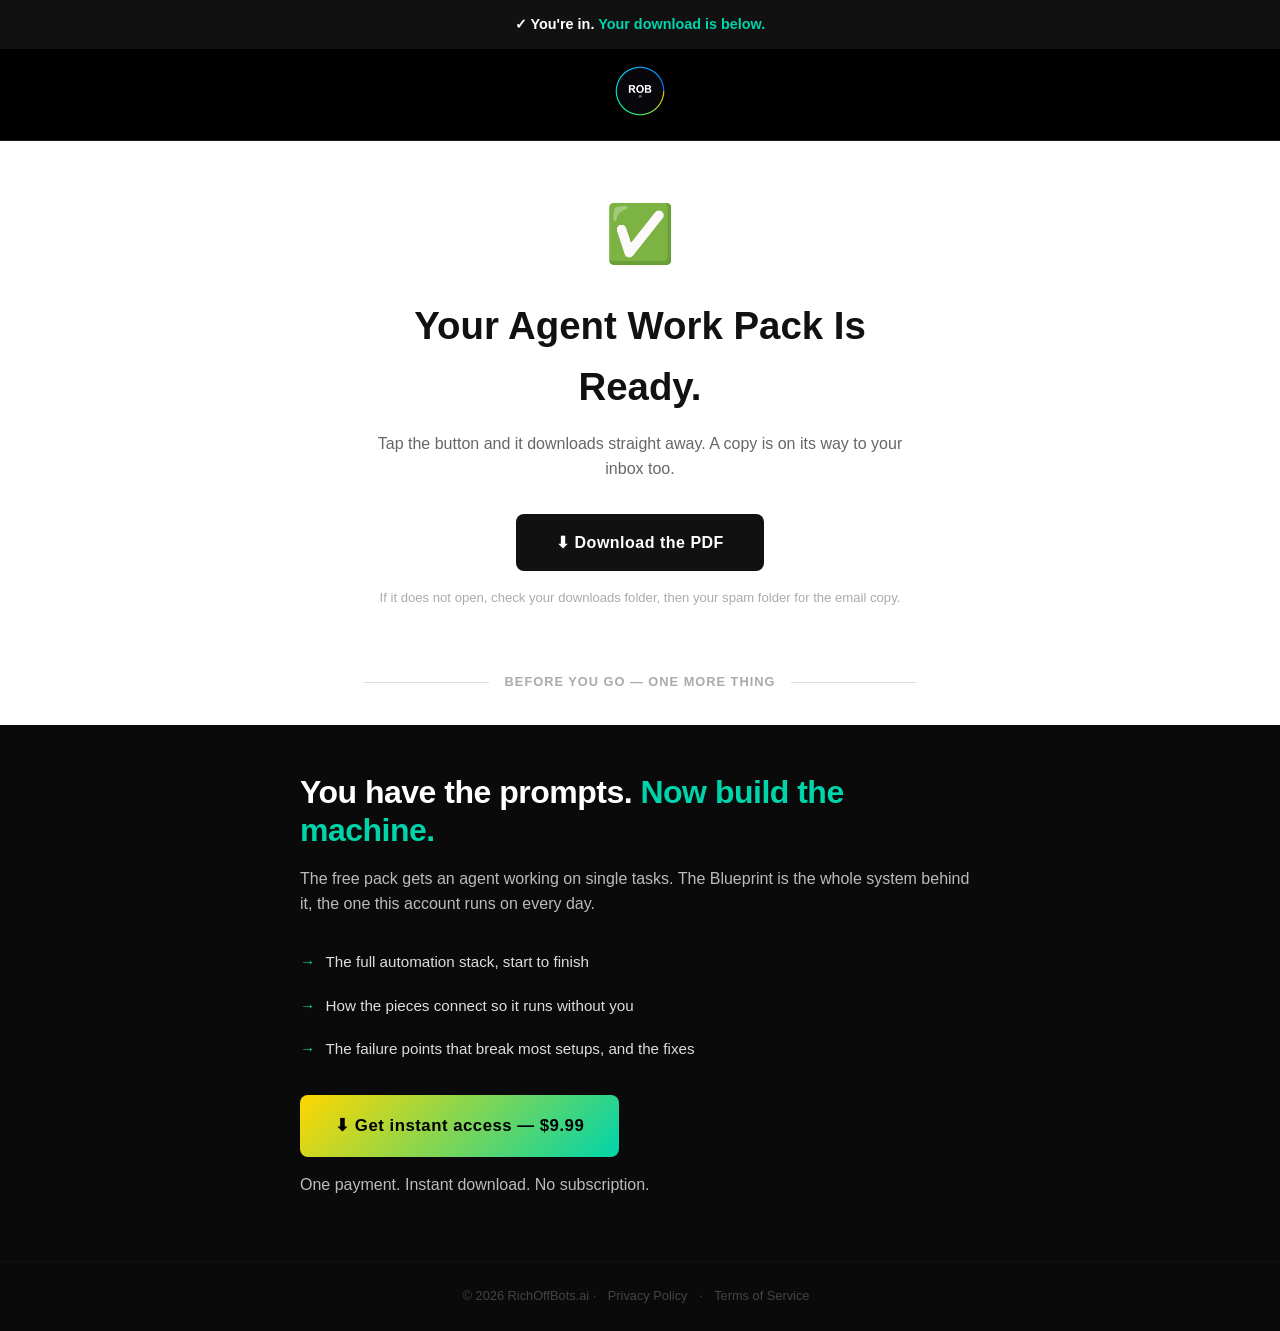
<file: get-download.html>
<!DOCTYPE html>
<html lang="en">
<head>
  <meta charset="UTF-8">
  <meta name="viewport" content="width=device-width, initial-scale=1.0">
  <title>Your Free Download Is Ready | RichOffBots.ai</title>
  <meta name="robots" content="noindex">
  <link rel="stylesheet" href="styles.css">
  <style>
    body { background:#fff; color:#111; font-family:-apple-system, BlinkMacSystemFont, 'Inter', sans-serif; }
    .confirm-bar { background:#111; color:#fff; text-align:center; padding:0.8rem 1rem; font-size:0.9rem; font-weight:600; }
    .confirm-bar span { color:#00D4AA; }

    .download-section { text-align:center; padding:3rem 1.5rem 2rem; max-width:600px; margin:0 auto; }
    .check-icon { font-size:3.5rem; margin-bottom:1rem; }
    .download-section h1 { font-size:clamp(1.8rem,4vw,2.4rem); font-weight:900; margin-bottom:0.8rem; }
    .download-section p.sub { font-size:1rem; color:#666; margin-bottom:2rem; }
    .download-btn { display:inline-block; background:#111; color:#fff; padding:1rem 2.5rem; border-radius:8px; font-weight:800; font-size:1rem; text-decoration:none; letter-spacing:0.5px; transition:background 0.2s; }
    .download-btn:hover { background:#333; text-decoration:none; }
    .email-note { margin-top:1rem; font-size:0.82rem; color:#aaa; }

    .upsell-divider { max-width:600px; margin:2rem auto 0; padding:0 1.5rem; text-align:center; }
    .divider-line { display:flex; align-items:center; gap:1rem; }
    .divider-line::before, .divider-line::after { content:''; flex:1; height:1px; background:#ddd; }
    .divider-text { font-size:0.8rem; font-weight:700; color:#aaa; letter-spacing:1px; text-transform:uppercase; white-space:nowrap; }

    .upsell { background:#0a0a0a; color:#fff; padding:3rem 1.5rem; margin-top:2rem; }
    .upsell-inner { max-width:680px; margin:0 auto; }
    .upsell h2 { font-size:clamp(1.5rem,4vw,2rem); font-weight:900; margin-bottom:1rem; line-height:1.2; }
    .upsell h2 em { color:#00D4AA; font-style:normal; }
    .upsell p { color:#bbb; font-size:1rem; line-height:1.6; margin-bottom:1rem; }
    .upsell-list { list-style:none; padding:0; margin:1.5rem 0; }
    .upsell-list li { padding:0.6rem 0 0.6rem 1.6rem; position:relative; color:#ddd; font-size:0.95rem; }
    .upsell-list li::before { content:"→"; position:absolute; left:0; color:#00D4AA; font-weight:800; }
    .upsell-cta { display:inline-block; background:linear-gradient(135deg,#FFD700,#00D4AA); color:#000; padding:1.1rem 2.2rem; border-radius:8px; font-weight:900; font-size:1.05rem; text-decoration:none; letter-spacing:0.5px; }
    .upsell-cta:hover { text-decoration:none; opacity:0.92; }
    .upsell-note { font-size:0.8rem; color:#666; margin-top:0.9rem; }

    footer { background:#0a0a0a; border-top:1px solid #111; padding:1.5rem; text-align:center; font-size:0.8rem; color:#444; }
    footer a { color:#444; margin:0 0.5rem; }
  </style>
</head>
<body>

<div class="confirm-bar">✓ You're in. <span id="confirmTail">Your download is below.</span></div>

<nav style="width:100%;padding:1rem 2rem;border-bottom:1px solid #1a1a1a;background:#000;text-align:center;display:block;">
  <img src="/brand/rob-logo-v3-black-800.png" alt="RichOffBots.ai" style="height:52px;width:auto;display:inline-block;">
</nav>

<div class="download-section">
  <div class="check-icon">✅</div>
  <h1 id="thankYouHeading">Your Agent Work Pack Is Ready.</h1>
  <p class="sub" id="thankYouSub">Tap the button and it downloads straight away. A copy is on its way to your inbox too.</p>
  <a class="download-btn" id="downloadBtn" href="/downloads/agent-work-pack.pdf" download>⬇ Download the PDF</a>
  <p class="email-note">If it does not open, check your downloads folder, then your spam folder for the email copy.</p>
</div>

<div class="upsell-divider">
  <div class="divider-line">
    <span class="divider-text">Before you go — one more thing</span>
  </div>
</div>

<div class="upsell">
  <div class="upsell-inner">
    <h2>You have the prompts. <em>Now build the machine.</em></h2>
    <p>The free pack gets an agent working on single tasks. The Blueprint is the whole system behind it, the one this account runs on every day.</p>
    <ul class="upsell-list">
      <li>The full automation stack, start to finish</li>
      <li>How the pieces connect so it runs without you</li>
      <li>The failure points that break most setups, and the fixes</li>
    </ul>
    <a class="upsell-cta" href="https://richoffbots.gumroad.com/l/blueprint">⬇ Get instant access — $9.99</a>
    <p class="upsell-note">One payment. Instant download. No subscription.</p>
  </div>
</div>

<footer>
  <p>© 2026 RichOffBots.ai · <a href="/privacy.html">Privacy Policy</a> · <a href="/terms.html">Terms of Service</a></p>
</footer>

<script>
  var MAGNETS = {
    codex: {
      name: 'Agent Work Pack',
      file: '/downloads/agent-work-pack.pdf',
      heading: 'Your Agent Work Pack Is Ready.'
    },
    agent: {
      name: 'AI Agent Safety Checklist',
      file: '/downloads/agent-safety-checklist.pdf',
      heading: 'Your Safety Checklist Is Ready.'
    }
  };
  var params = new URLSearchParams(window.location.search);
  var key = (params.get('m') || 'codex').toLowerCase();
  var M = MAGNETS[key] || MAGNETS.codex;
  document.getElementById('thankYouHeading').textContent = M.heading;
  var btn = document.getElementById('downloadBtn');
  btn.setAttribute('href', M.file);
  btn.textContent = '⬇ Download the PDF';
</script>

</body>
</html>
</file>
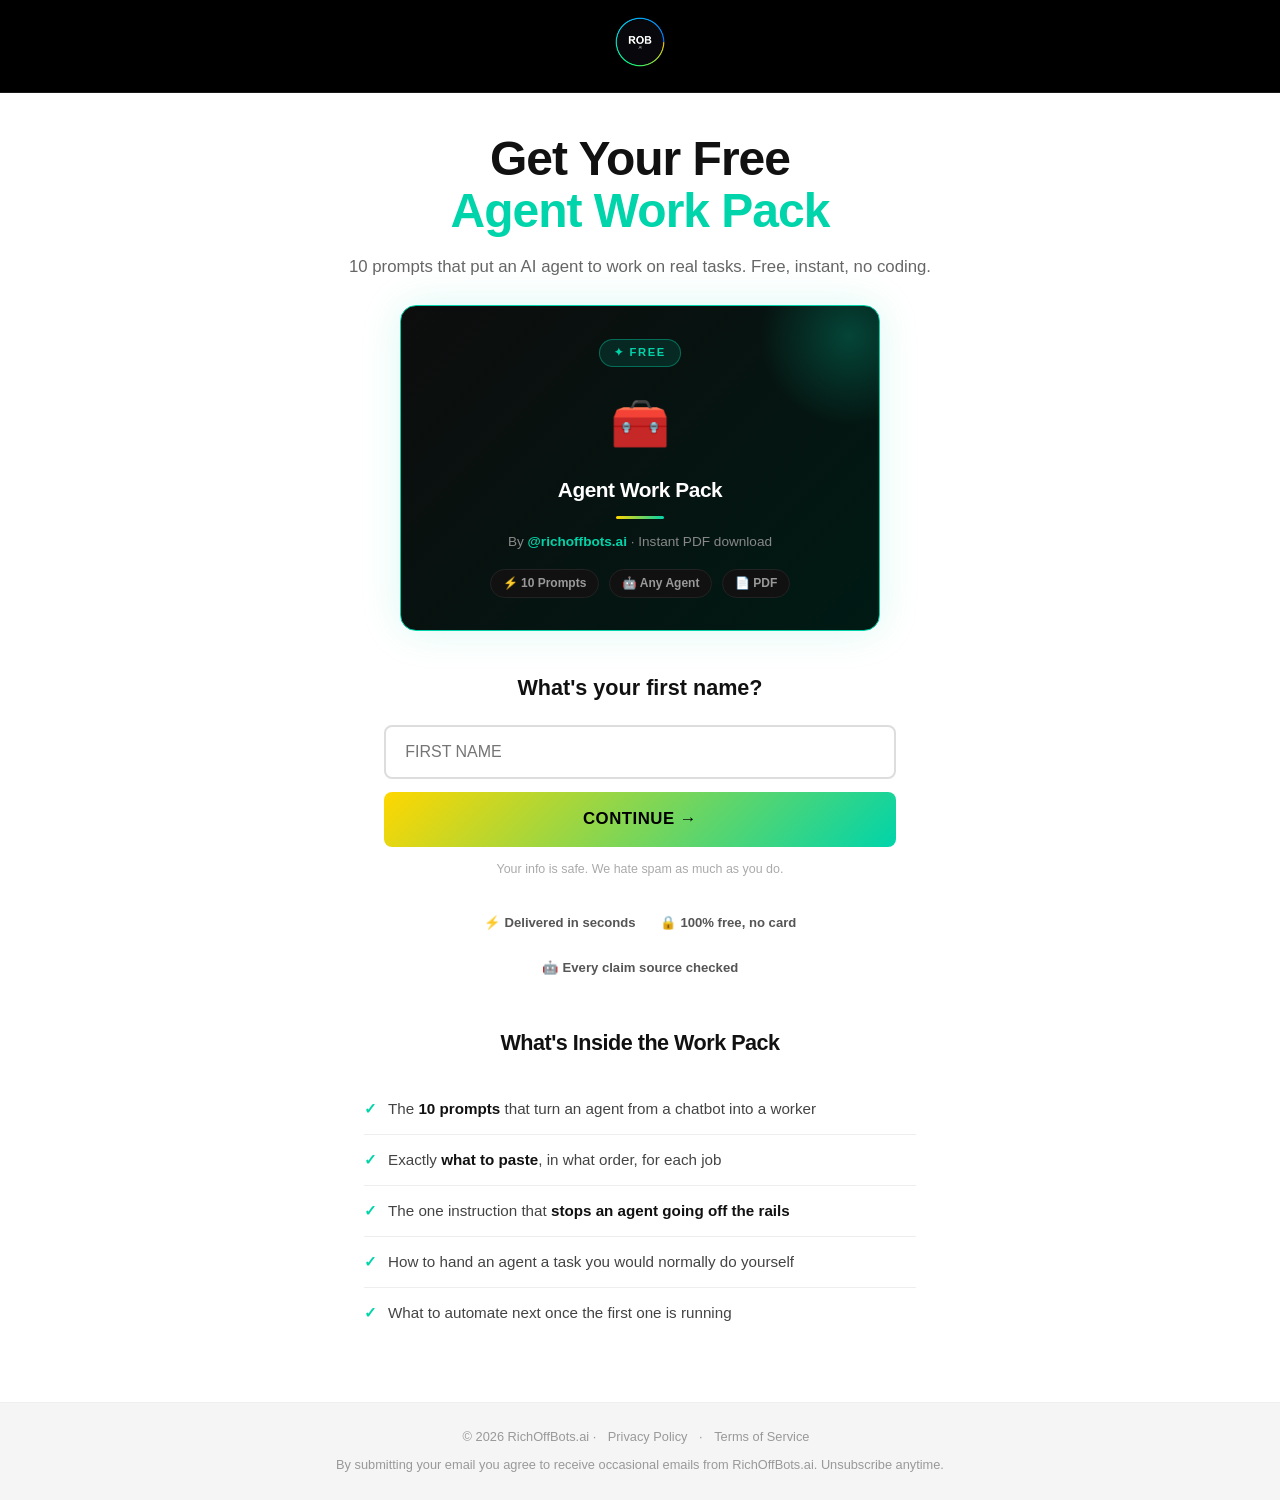
<file: get.html>
<!DOCTYPE html>
<html lang="en">
<head>
  <meta charset="UTF-8">
  <meta name="viewport" content="width=device-width, initial-scale=1.0">
  <title id="pageTitle">Free Download | RichOffBots.ai</title>
  <meta name="description" content="Free instant download from RichOffBots.ai — the AI news account that verifies everything.">
  <meta name="robots" content="noindex">
  <link rel="stylesheet" href="styles.css">
  <style>
    body { background:#fff; color:#111; font-family:-apple-system, BlinkMacSystemFont, 'Inter', sans-serif; }
    .funnel-hero { text-align:center; padding:2.5rem 1.5rem 1rem; max-width:700px; margin:0 auto; }
    .funnel-hero h1 { font-size:clamp(1.9rem,5vw,3rem); font-weight:900; line-height:1.1; letter-spacing:-1px; margin-bottom:1rem; color:#111; }
    .funnel-hero h1 em { color:#00D4AA; font-style:normal; }
    .funnel-hero .lede { font-size:1.05rem; color:#666; margin-bottom:1.5rem; }

    .card { margin:1.5rem auto 0; max-width:480px; }
    .card-inner { background:linear-gradient(135deg,#0d0d0d 0%,#001a14 100%); border:1px solid #00D4AA; border-radius:16px; padding:2rem; text-align:center; position:relative; overflow:hidden; box-shadow:0 0 40px rgba(0,212,170,0.15); }
    .card-glow { position:absolute; top:-60px; right:-60px; width:180px; height:180px; background:radial-gradient(circle,rgba(0,212,170,0.25) 0%,transparent 70%); pointer-events:none; }
    .card-badge { display:inline-block; background:rgba(0,212,170,0.12); border:1px solid rgba(0,212,170,0.4); color:#00D4AA; font-size:0.7rem; font-weight:800; letter-spacing:0.15em; text-transform:uppercase; padding:4px 14px; border-radius:20px; margin-bottom:1.2rem; }
    .card-icon { font-size:3rem; margin-bottom:0.8rem; }
    .card-inner h3 { color:#fff; font-size:1.3rem; font-weight:900; letter-spacing:-0.02em; margin-bottom:0.4rem; line-height:1.3; }
    .card-rule { width:48px; height:3px; background:linear-gradient(90deg,#FFD700,#00D4AA); margin:0.8rem auto; border-radius:2px; }
    .card-inner .by { color:#888; font-size:0.85rem; margin-bottom:1rem; }
    .card-inner .by a { color:#00D4AA; font-weight:700; text-decoration:none; }
    .pills { display:flex; justify-content:center; gap:0.6rem; flex-wrap:wrap; }
    .pills span { background:#111; border:1px solid #222; color:#999; font-size:0.75rem; font-weight:600; padding:4px 12px; border-radius:20px; }

    .funnel-form { max-width:560px; margin:1.5rem auto 0; padding:0 1.5rem; }
    .step { display:none; }
    .step.active { display:block; }
    .step-label { font-size:1.35rem; font-weight:700; text-align:center; margin-bottom:1.2rem; color:#111; }
    .form-input { width:100%; padding:1rem 1.2rem; font-size:1rem; border:2px solid #ddd; border-radius:8px; outline:none; box-sizing:border-box; margin-bottom:0.8rem; transition:border-color 0.2s; font-family:inherit; }
    .form-input:focus { border-color:#00D4AA; }
    .form-btn { width:100%; padding:1.1rem; background:linear-gradient(135deg,#FFD700,#00D4AA); color:#000; font-size:1.05rem; font-weight:800; border:none; border-radius:8px; cursor:pointer; letter-spacing:0.5px; text-transform:uppercase; transition:transform 0.1s, box-shadow 0.2s; }
    .form-btn:hover { transform:translateY(-1px); box-shadow:0 4px 20px rgba(0,212,170,0.3); }
    .form-btn:disabled { opacity:0.6; cursor:default; transform:none; }
    .form-sub { text-align:center; font-size:0.78rem; color:#aaa; margin-top:0.8rem; }

    .trust-row { display:flex; justify-content:center; gap:1.5rem; margin:2rem auto 0; flex-wrap:wrap; max-width:520px; padding:0 1.5rem; }
    .trust-item { font-size:0.82rem; font-weight:600; color:#555; display:flex; align-items:center; gap:0.3rem; }

    .teaser { max-width:600px; margin:3rem auto 0; padding:0 1.5rem 4rem; }
    .teaser h2 { font-size:1.35rem; font-weight:800; text-align:center; margin-bottom:1.5rem; }
    .teaser-list { list-style:none; padding:0; }
    .teaser-list li { padding:0.8rem 0; border-bottom:1px solid #eee; font-size:0.95rem; color:#444; padding-left:1.5rem; position:relative; }
    .teaser-list li:last-child { border-bottom:none; }
    .teaser-list li::before { content:"✓"; position:absolute; left:0; color:#00D4AA; font-weight:800; }
    .teaser-list li strong { color:#111; }

    footer { background:#f5f5f5; padding:1.5rem; text-align:center; font-size:0.8rem; color:#999; border-top:1px solid #eee; }
    footer a { color:#999; margin:0 0.5rem; }
  </style>
</head>
<body>

<nav style="width:100%;padding:1rem 2rem;border-bottom:1px solid #1a1a1a;background:#000;text-align:center;display:block;">
  <img src="/brand/rob-logo-v3-black-800.png" alt="RichOffBots.ai" style="height:52px;width:auto;display:inline-block;">
</nav>

<div class="funnel-hero">
  <h1 id="heroTitle">Get Your Free<br><em id="heroMagnet">Agent Work Pack</em></h1>
  <p class="lede" id="heroLede">10 prompts that put an AI agent to work on real tasks. Free, instant, no coding.</p>

  <div class="card">
    <div class="card-inner">
      <div class="card-glow"></div>
      <div class="card-badge">✦ Free</div>
      <div class="card-icon" id="cardIcon">🧰</div>
      <h3 id="cardTitle">Agent Work Pack</h3>
      <div class="card-rule"></div>
      <p class="by">By <a href="https://www.instagram.com/richoffbots.ai" target="_blank" rel="noopener">@richoffbots.ai</a> · Instant PDF download</p>
      <div class="pills" id="cardPills"></div>
    </div>
  </div>
</div>

<div class="funnel-form">
  <div class="step active" id="step1">
    <div class="step-label">What's your <strong>first name?</strong></div>
    <input type="text" class="form-input" id="firstName" placeholder="FIRST NAME" autocomplete="given-name">
    <button class="form-btn" onclick="goStep2()">Continue →</button>
    <p class="form-sub">Your info is safe. We hate spam as much as you do.</p>
  </div>

  <div class="step" id="step2">
    <div class="step-label">Where should I send it, <strong id="nameDisplay"></strong></div>
    <input type="email" class="form-input" id="emailInput" placeholder="YOUR EMAIL ADDRESS" autocomplete="email">
    <button class="form-btn" id="submitBtn" onclick="submitForm()">Send it to me →</button>
    <p class="form-sub">✦ Instant delivery · No spam, ever · Unsubscribe anytime</p>
  </div>
</div>

<div class="trust-row">
  <div class="trust-item"><span>⚡</span> Delivered in seconds</div>
  <div class="trust-item"><span>🔒</span> 100% free, no card</div>
  <div class="trust-item"><span>🤖</span> Every claim source checked</div>
</div>

<div class="teaser">
  <h2 id="teaserHeading">What's Inside</h2>
  <ul class="teaser-list" id="teaserList"></ul>
</div>

<footer>
  <p>© 2026 RichOffBots.ai · <a href="/privacy.html">Privacy Policy</a> · <a href="/terms.html">Terms of Service</a></p>
  <p style="margin-top:0.5rem;">By submitting your email you agree to receive occasional emails from RichOffBots.ai. Unsubscribe anytime.</p>
</footer>

<script>
  // One page, both ROB lead magnets. ?m=codex (default) or ?m=agent.
  var MAGNETS = {
    codex: {
      key: 'codex',
      name: 'Agent Work Pack',
      title: 'Get Your Free<br><em>Agent Work Pack</em>',
      lede: '10 prompts that put an AI agent to work on real tasks. Free, instant, no coding.',
      icon: '🧰',
      pills: ['⚡ 10 Prompts', '🤖 Any Agent', '📄 PDF'],
      teaserHeading: "What's Inside the Work Pack",
      teaser: [
        'The <strong>10 prompts</strong> that turn an agent from a chatbot into a worker',
        'Exactly <strong>what to paste</strong>, in what order, for each job',
        'The one instruction that <strong>stops an agent going off the rails</strong>',
        'How to hand an agent a task you would normally do yourself',
        'What to automate next once the first one is running'
      ],
      title_tag: 'Free Agent Work Pack | RichOffBots.ai'
    },
    agent: {
      key: 'agent',
      name: 'AI Agent Safety Checklist',
      title: 'Get Your Free<br><em>AI Agent Safety Checklist</em>',
      lede: 'The checks to run before you let an AI agent touch your accounts, your files, or your money.',
      icon: '🛡️',
      pills: ['🛡️ Pre Flight Checks', '⚠️ Failure Modes', '📄 PDF'],
      teaserHeading: "What's Inside the Checklist",
      teaser: [
        'The checks to run <strong>before</strong> an agent gets access to anything',
        'The <strong>permissions to never hand over</strong>, and what to give instead',
        'How agents actually go wrong, with <strong>real documented cases</strong>',
        'The kill switch every setup should have before you walk away',
        'What to review after each run so problems surface early'
      ],
      title_tag: 'Free AI Agent Safety Checklist | RichOffBots.ai'
    }
  };

  var params = new URLSearchParams(window.location.search);
  var key = (params.get('m') || 'codex').toLowerCase();
  var M = MAGNETS[key] || MAGNETS.codex;
  var firstName = '';

  document.getElementById('pageTitle').textContent = M.title_tag;
  document.getElementById('heroTitle').innerHTML = M.title;
  document.getElementById('heroLede').textContent = M.lede;
  document.getElementById('cardIcon').textContent = M.icon;
  document.getElementById('cardTitle').textContent = M.name;
  document.getElementById('cardPills').innerHTML = M.pills.map(function (p) { return '<span>' + p + '</span>'; }).join('');
  document.getElementById('teaserHeading').textContent = M.teaserHeading;
  document.getElementById('teaserList').innerHTML = M.teaser.map(function (t) { return '<li>' + t + '</li>'; }).join('');

  function goStep2() {
    var nameInput = document.getElementById('firstName');
    firstName = nameInput.value.trim();
    if (!firstName) { nameInput.focus(); return; }
    document.getElementById('step1').classList.remove('active');
    document.getElementById('step2').classList.add('active');
    document.getElementById('nameDisplay').textContent = firstName + '?';
    document.getElementById('emailInput').focus();
  }

  function submitForm() {
    var input = document.getElementById('emailInput');
    var email = input.value.trim();
    var emailRegex = /^[a-zA-Z0-9._%+\-]+@[a-zA-Z0-9.\-]+\.[a-zA-Z]{2,}$/;
    if (!email || !emailRegex.test(email)) {
      input.focus();
      input.style.borderColor = '#00D4AA';
      input.placeholder = 'Please enter a valid email (e.g. you@gmail.com)';
      setTimeout(function () { input.style.borderColor = ''; }, 3000);
      return;
    }
    var btn = document.getElementById('submitBtn');
    btn.textContent = 'Sending...';
    btn.disabled = true;

    var next = '/get-download.html?m=' + M.key;
    fetch('https://formspree.io/f/mojpejgk', {
      method: 'POST',
      headers: { 'Content-Type': 'application/json' },
      body: JSON.stringify({ firstName: firstName, email: email, magnet: M.name, source: 'rob-cta-' + M.key, _next: next })
    }).then(function () {
      window.location.href = next;
    }).catch(function () {
      // Never trap the visitor: deliver the asset even if the capture call fails.
      window.location.href = next;
    });
  }
</script>

</body>
</html>
</file>
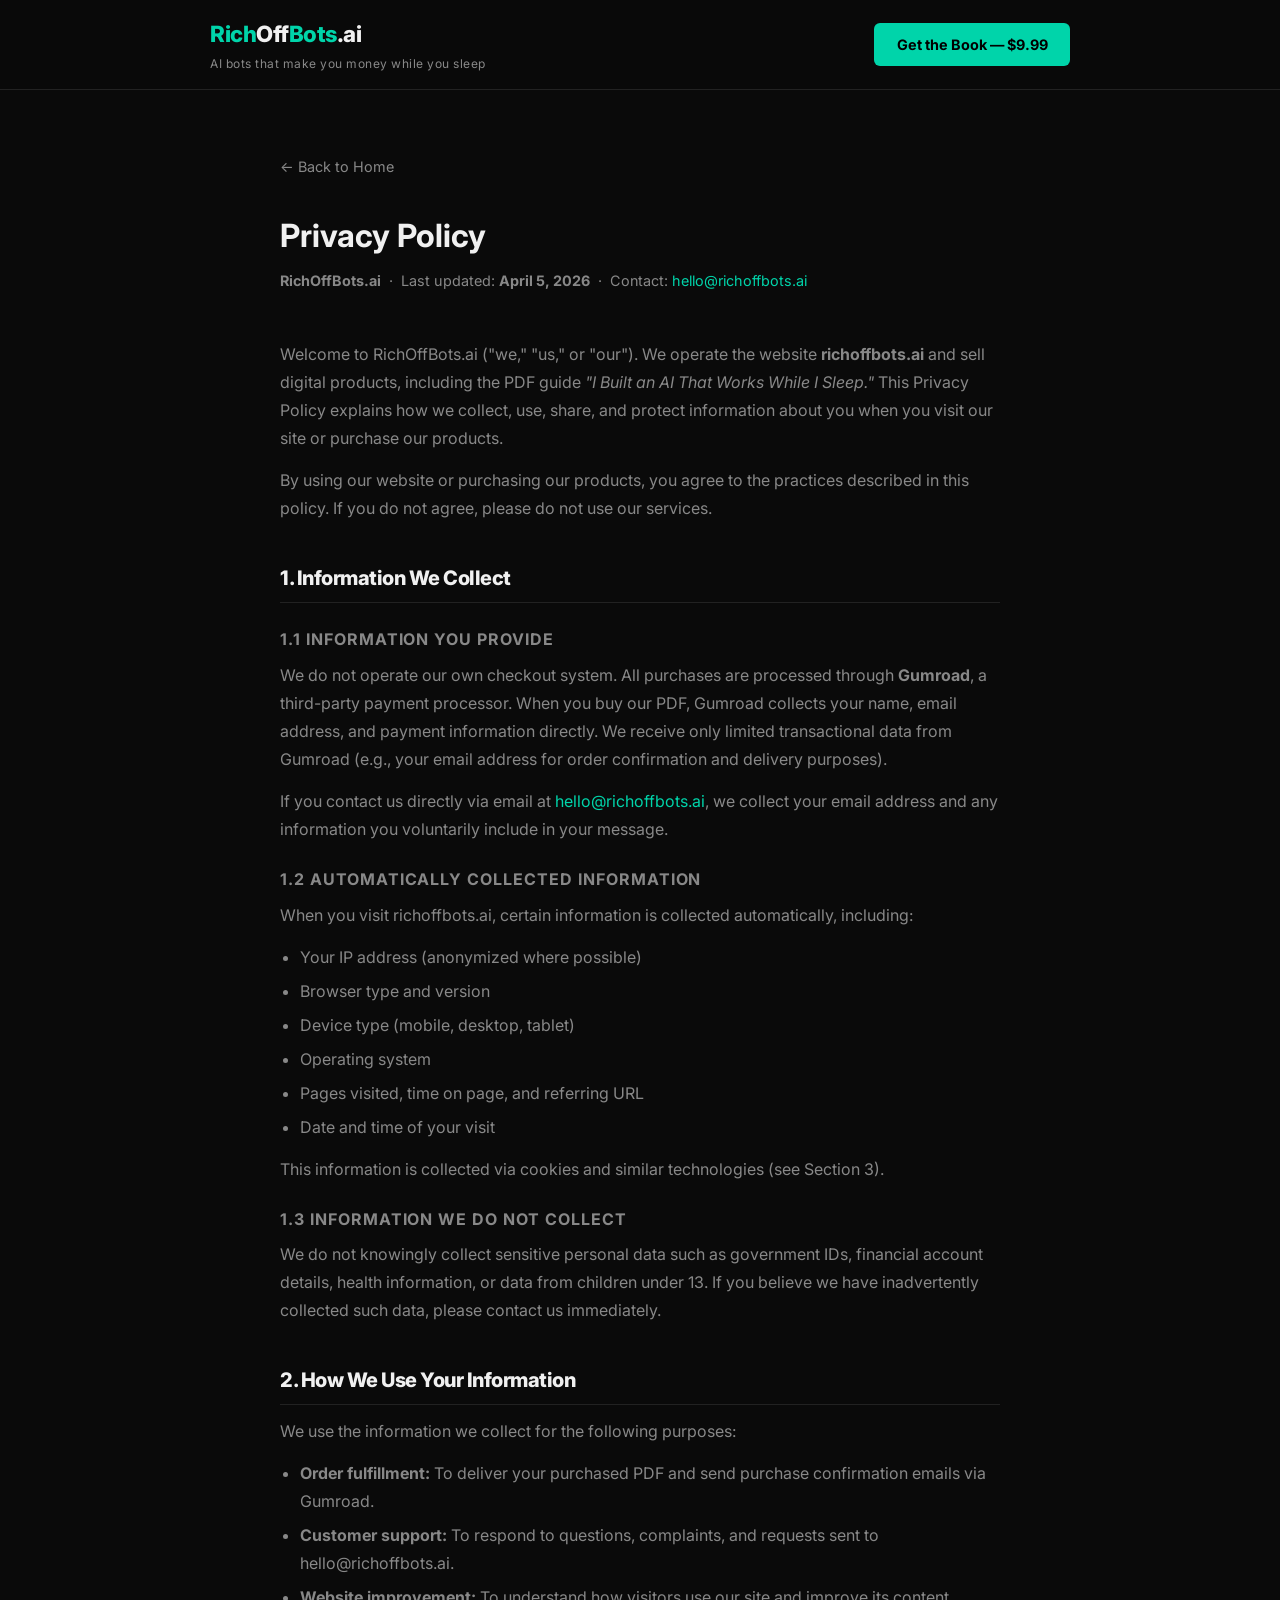
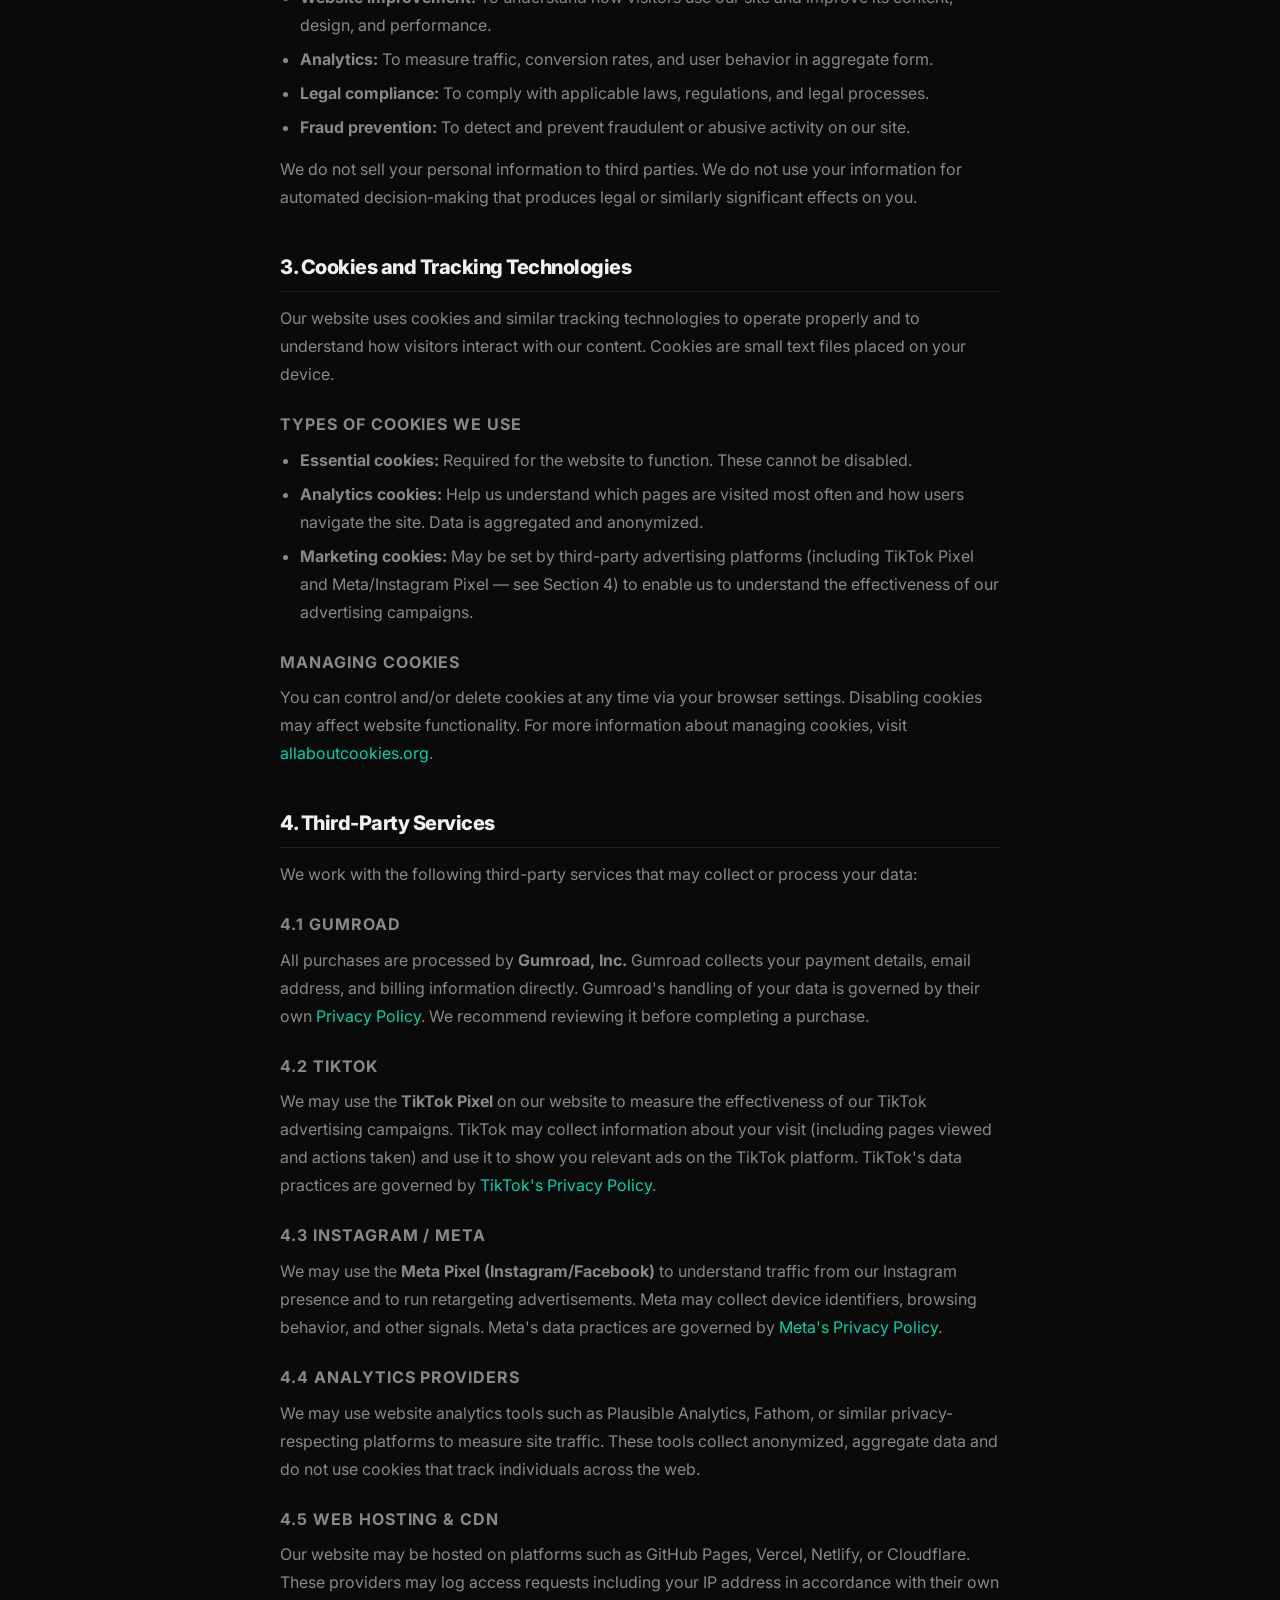
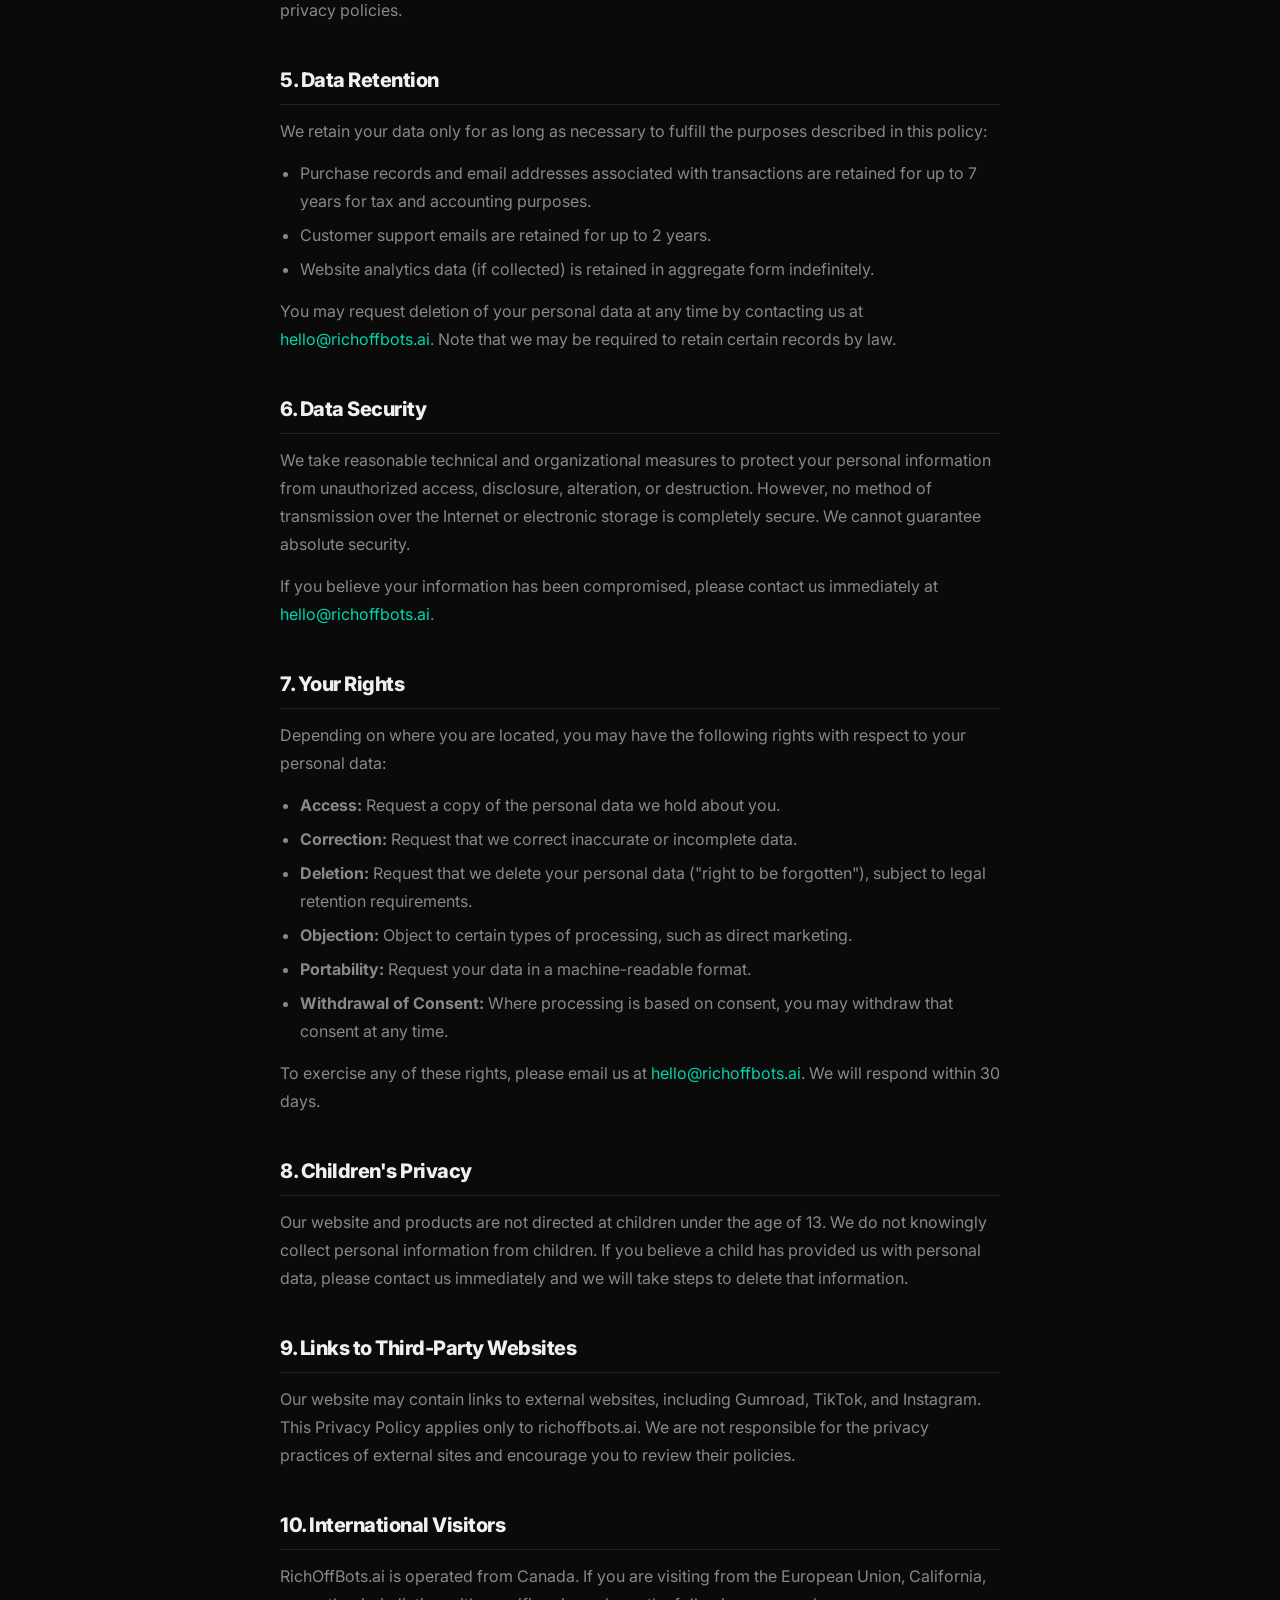
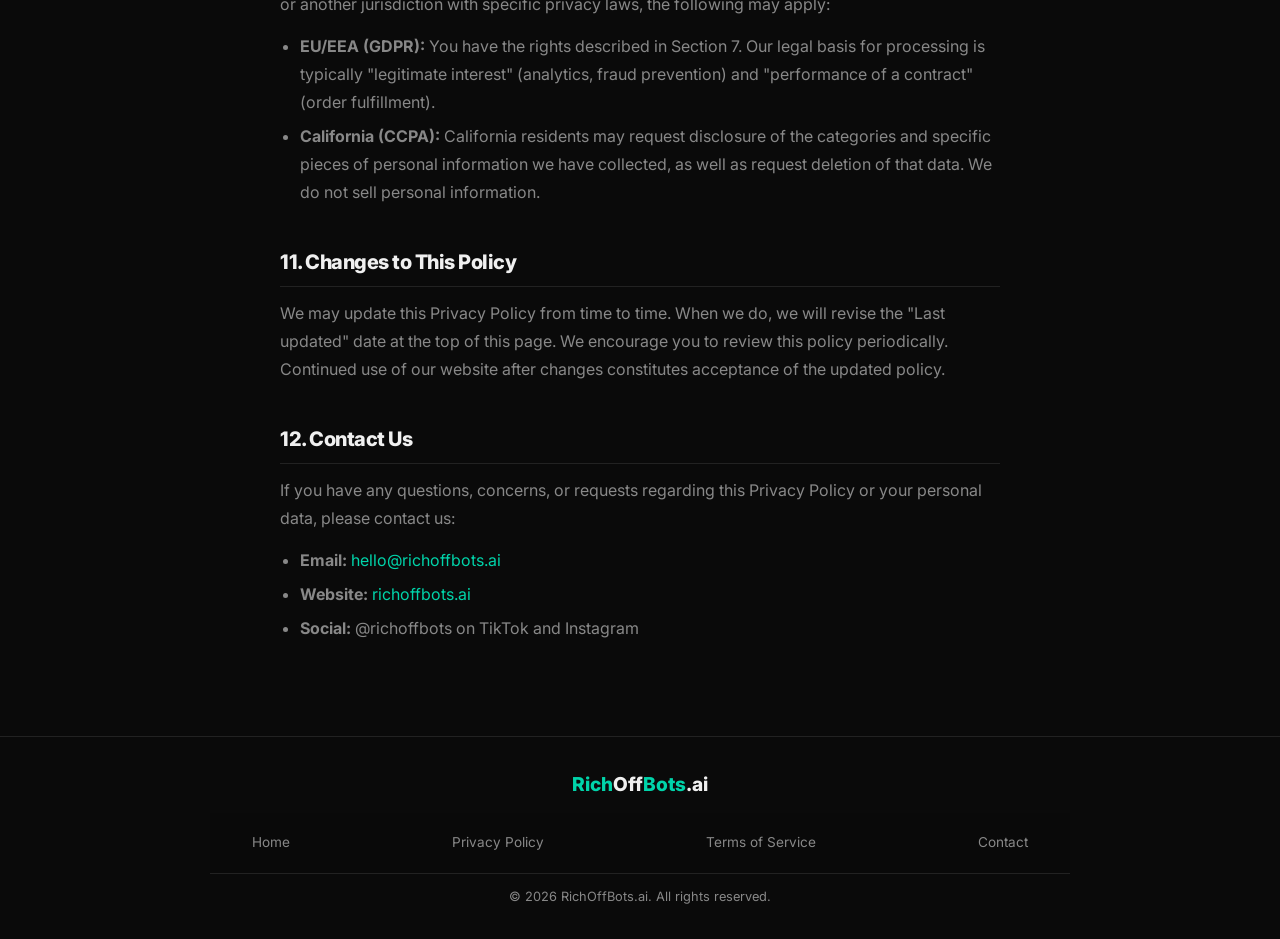
<file: privacy.html>
<!DOCTYPE html>
<html lang="en">
<head>
  <meta charset="UTF-8" />
  <meta name="viewport" content="width=device-width, initial-scale=1.0" />
  <title>Privacy Policy — RichOffBots.ai</title>
  <meta name="description" content="Privacy Policy for RichOffBots.ai. Learn how we collect, use, and protect your information." />
  <link rel="preconnect" href="https://fonts.googleapis.com" />
  <link rel="preconnect" href="https://fonts.gstatic.com" crossorigin />
  <link href="https://fonts.googleapis.com/css2?family=Inter:wght@400;500;600;700;800&display=swap" rel="stylesheet" />
  <link rel="stylesheet" href="styles.css" />
  <style>
    .legal-page { padding: 64px 0 80px; }
    .legal-page h1 { margin-bottom: 8px; }
    .legal-meta { color: var(--muted); font-size: .9rem; margin-bottom: 48px; }
    .legal-body h2 { font-size: 1.25rem; margin: 40px 0 12px; padding-bottom: 8px; border-bottom: 1px solid var(--border); }
    .legal-body h3 { font-size: 1rem; margin: 24px 0 8px; color: var(--muted); text-transform: uppercase; letter-spacing: .06em; }
    .legal-body p { color: var(--muted); margin-bottom: 14px; line-height: 1.75; }
    .legal-body ul { color: var(--muted); padding-left: 20px; margin-bottom: 14px; line-height: 1.75; }
    .legal-body ul li { margin-bottom: 6px; }
    .legal-body a { color: var(--accent); }
    .legal-back { display: inline-flex; align-items: center; gap: 8px; color: var(--muted); font-size: .9rem; margin-bottom: 32px; transition: color .2s; }
    .legal-back:hover { color: var(--text); }
  </style>
</head>
<body>

<header class="site-header">
  <div class="container header-inner">
    <div>
      <div class="logo"><span class="brand">Rich</span>Off<span class="brand">Bots</span>.ai</div>
      <div class="logo-tagline">AI bots that make you money while you sleep</div>
    </div>
    <a href="https://richoffbots.gumroad.com/l/aibook" class="btn header-cta" target="_blank" rel="noopener">
      Get the Book — $9.99
    </a>
  </div>
</header>

<div class="legal-page">
  <div class="container" style="max-width:720px;">

    <a href="/" class="legal-back">← Back to Home</a>

    <h1>Privacy Policy</h1>
    <p class="legal-meta">
      <strong>RichOffBots.ai</strong> &nbsp;·&nbsp; Last updated: <strong>April 5, 2026</strong> &nbsp;·&nbsp;
      Contact: <a href="mailto:hello@richoffbots.ai">hello@richoffbots.ai</a>
    </p>

    <div class="legal-body">

      <p>Welcome to RichOffBots.ai ("we," "us," or "our"). We operate the website
      <strong>richoffbots.ai</strong> and sell digital products, including the PDF guide
      <em>"I Built an AI That Works While I Sleep."</em> This Privacy Policy explains how we
      collect, use, share, and protect information about you when you visit our site or
      purchase our products.</p>

      <p>By using our website or purchasing our products, you agree to the practices described
      in this policy. If you do not agree, please do not use our services.</p>

      <!-- ─────────────────────────────────────── -->
      <h2>1. Information We Collect</h2>

      <h3>1.1 Information You Provide</h3>
      <p>We do not operate our own checkout system. All purchases are processed through
      <strong>Gumroad</strong>, a third-party payment processor. When you buy our PDF, Gumroad
      collects your name, email address, and payment information directly. We receive
      only limited transactional data from Gumroad (e.g., your email address for order
      confirmation and delivery purposes).</p>

      <p>If you contact us directly via email at
      <a href="mailto:hello@richoffbots.ai">hello@richoffbots.ai</a>, we collect
      your email address and any information you voluntarily include in your message.</p>

      <h3>1.2 Automatically Collected Information</h3>
      <p>When you visit richoffbots.ai, certain information is collected automatically,
      including:</p>
      <ul>
        <li>Your IP address (anonymized where possible)</li>
        <li>Browser type and version</li>
        <li>Device type (mobile, desktop, tablet)</li>
        <li>Operating system</li>
        <li>Pages visited, time on page, and referring URL</li>
        <li>Date and time of your visit</li>
      </ul>
      <p>This information is collected via cookies and similar technologies (see Section 3).</p>

      <h3>1.3 Information We Do Not Collect</h3>
      <p>We do not knowingly collect sensitive personal data such as government IDs, financial
      account details, health information, or data from children under 13. If you believe
      we have inadvertently collected such data, please contact us immediately.</p>

      <!-- ─────────────────────────────────────── -->
      <h2>2. How We Use Your Information</h2>
      <p>We use the information we collect for the following purposes:</p>
      <ul>
        <li><strong>Order fulfillment:</strong> To deliver your purchased PDF and send
        purchase confirmation emails via Gumroad.</li>
        <li><strong>Customer support:</strong> To respond to questions, complaints, and
        requests sent to hello@richoffbots.ai.</li>
        <li><strong>Website improvement:</strong> To understand how visitors use our site and
        improve its content, design, and performance.</li>
        <li><strong>Analytics:</strong> To measure traffic, conversion rates, and user
        behavior in aggregate form.</li>
        <li><strong>Legal compliance:</strong> To comply with applicable laws, regulations,
        and legal processes.</li>
        <li><strong>Fraud prevention:</strong> To detect and prevent fraudulent or abusive
        activity on our site.</li>
      </ul>
      <p>We do not sell your personal information to third parties. We do not use your
      information for automated decision-making that produces legal or similarly significant
      effects on you.</p>

      <!-- ─────────────────────────────────────── -->
      <h2>3. Cookies and Tracking Technologies</h2>
      <p>Our website uses cookies and similar tracking technologies to operate properly and to
      understand how visitors interact with our content. Cookies are small text files placed
      on your device.</p>

      <h3>Types of Cookies We Use</h3>
      <ul>
        <li><strong>Essential cookies:</strong> Required for the website to function. These
        cannot be disabled.</li>
        <li><strong>Analytics cookies:</strong> Help us understand which pages are visited most
        often and how users navigate the site. Data is aggregated and anonymized.</li>
        <li><strong>Marketing cookies:</strong> May be set by third-party advertising
        platforms (including TikTok Pixel and Meta/Instagram Pixel — see Section 4) to
        enable us to understand the effectiveness of our advertising campaigns.</li>
      </ul>

      <h3>Managing Cookies</h3>
      <p>You can control and/or delete cookies at any time via your browser settings. Disabling
      cookies may affect website functionality. For more information about managing cookies,
      visit <a href="https://www.allaboutcookies.org" target="_blank" rel="noopener">allaboutcookies.org</a>.</p>

      <!-- ─────────────────────────────────────── -->
      <h2>4. Third-Party Services</h2>
      <p>We work with the following third-party services that may collect or process your
      data:</p>

      <h3>4.1 Gumroad</h3>
      <p>All purchases are processed by <strong>Gumroad, Inc.</strong> Gumroad collects your
      payment details, email address, and billing information directly. Gumroad's handling
      of your data is governed by their own
      <a href="https://gumroad.com/privacy" target="_blank" rel="noopener">Privacy Policy</a>.
      We recommend reviewing it before completing a purchase.</p>

      <h3>4.2 TikTok</h3>
      <p>We may use the <strong>TikTok Pixel</strong> on our website to measure the
      effectiveness of our TikTok advertising campaigns. TikTok may collect information
      about your visit (including pages viewed and actions taken) and use it to show you
      relevant ads on the TikTok platform. TikTok's data practices are governed by
      <a href="https://www.tiktok.com/legal/privacy-policy" target="_blank" rel="noopener">TikTok's Privacy Policy</a>.</p>

      <h3>4.3 Instagram / Meta</h3>
      <p>We may use the <strong>Meta Pixel (Instagram/Facebook)</strong> to understand traffic
      from our Instagram presence and to run retargeting advertisements. Meta may collect
      device identifiers, browsing behavior, and other signals. Meta's data practices are
      governed by
      <a href="https://www.facebook.com/privacy/policy/" target="_blank" rel="noopener">Meta's Privacy Policy</a>.</p>

      <h3>4.4 Analytics Providers</h3>
      <p>We may use website analytics tools such as Plausible Analytics, Fathom, or similar
      privacy-respecting platforms to measure site traffic. These tools collect anonymized,
      aggregate data and do not use cookies that track individuals across the web.</p>

      <h3>4.5 Web Hosting &amp; CDN</h3>
      <p>Our website may be hosted on platforms such as GitHub Pages, Vercel, Netlify, or Cloudflare.
      These providers may log access requests including your IP address in accordance with
      their own privacy policies.</p>

      <!-- ─────────────────────────────────────── -->
      <h2>5. Data Retention</h2>
      <p>We retain your data only for as long as necessary to fulfill the purposes described
      in this policy:</p>
      <ul>
        <li>Purchase records and email addresses associated with transactions are retained
        for up to 7 years for tax and accounting purposes.</li>
        <li>Customer support emails are retained for up to 2 years.</li>
        <li>Website analytics data (if collected) is retained in aggregate form
        indefinitely.</li>
      </ul>
      <p>You may request deletion of your personal data at any time by contacting us at
      <a href="mailto:hello@richoffbots.ai">hello@richoffbots.ai</a>. Note that we may
      be required to retain certain records by law.</p>

      <!-- ─────────────────────────────────────── -->
      <h2>6. Data Security</h2>
      <p>We take reasonable technical and organizational measures to protect your personal
      information from unauthorized access, disclosure, alteration, or destruction. However,
      no method of transmission over the Internet or electronic storage is completely secure.
      We cannot guarantee absolute security.</p>
      <p>If you believe your information has been compromised, please contact us immediately
      at <a href="mailto:hello@richoffbots.ai">hello@richoffbots.ai</a>.</p>

      <!-- ─────────────────────────────────────── -->
      <h2>7. Your Rights</h2>
      <p>Depending on where you are located, you may have the following rights with respect to
      your personal data:</p>
      <ul>
        <li><strong>Access:</strong> Request a copy of the personal data we hold about you.</li>
        <li><strong>Correction:</strong> Request that we correct inaccurate or incomplete data.</li>
        <li><strong>Deletion:</strong> Request that we delete your personal data ("right to be
        forgotten"), subject to legal retention requirements.</li>
        <li><strong>Objection:</strong> Object to certain types of processing, such as
        direct marketing.</li>
        <li><strong>Portability:</strong> Request your data in a machine-readable format.</li>
        <li><strong>Withdrawal of Consent:</strong> Where processing is based on consent, you
        may withdraw that consent at any time.</li>
      </ul>
      <p>To exercise any of these rights, please email us at
      <a href="mailto:hello@richoffbots.ai">hello@richoffbots.ai</a>. We will respond
      within 30 days.</p>

      <!-- ─────────────────────────────────────── -->
      <h2>8. Children's Privacy</h2>
      <p>Our website and products are not directed at children under the age of 13. We do not
      knowingly collect personal information from children. If you believe a child has
      provided us with personal data, please contact us immediately and we will take steps
      to delete that information.</p>

      <!-- ─────────────────────────────────────── -->
      <h2>9. Links to Third-Party Websites</h2>
      <p>Our website may contain links to external websites, including Gumroad, TikTok, and
      Instagram. This Privacy Policy applies only to richoffbots.ai. We are not
      responsible for the privacy practices of external sites and encourage you to review
      their policies.</p>

      <!-- ─────────────────────────────────────── -->
      <h2>10. International Visitors</h2>
      <p>RichOffBots.ai is operated from Canada. If you are visiting from the European Union,
      California, or another jurisdiction with specific privacy laws, the following may
      apply:</p>
      <ul>
        <li><strong>EU/EEA (GDPR):</strong> You have the rights described in Section 7. Our
        legal basis for processing is typically "legitimate interest" (analytics, fraud
        prevention) and "performance of a contract" (order fulfillment).</li>
        <li><strong>California (CCPA):</strong> California residents may request disclosure of
        the categories and specific pieces of personal information we have collected, as well
        as request deletion of that data. We do not sell personal information.</li>
      </ul>

      <!-- ─────────────────────────────────────── -->
      <h2>11. Changes to This Policy</h2>
      <p>We may update this Privacy Policy from time to time. When we do, we will revise the
      "Last updated" date at the top of this page. We encourage you to review this policy
      periodically. Continued use of our website after changes constitutes acceptance of the
      updated policy.</p>

      <!-- ─────────────────────────────────────── -->
      <h2>12. Contact Us</h2>
      <p>If you have any questions, concerns, or requests regarding this Privacy Policy or
      your personal data, please contact us:</p>
      <ul>
        <li><strong>Email:</strong> <a href="mailto:hello@richoffbots.ai">hello@richoffbots.ai</a></li>
        <li><strong>Website:</strong> <a href="https://richoffbots.ai">richoffbots.ai</a></li>
        <li><strong>Social:</strong> @richoffbots on TikTok and Instagram</li>
      </ul>

    </div>
  </div>
</div>

<footer class="site-footer">
  <div class="container">
    <div class="footer-logo"><span class="brand">Rich</span>Off<span class="brand">Bots</span>.ai</div>
    <nav class="footer-links">
      <a href="/">Home</a>
      <a href="/privacy">Privacy Policy</a>
      <a href="/terms">Terms of Service</a>
      <a href="mailto:hello@richoffbots.ai">Contact</a>
    </nav>
    <p class="footer-copy">&copy; 2026 RichOffBots.ai. All rights reserved.</p>
  </div>
</footer>

</body>
</html>
</file>
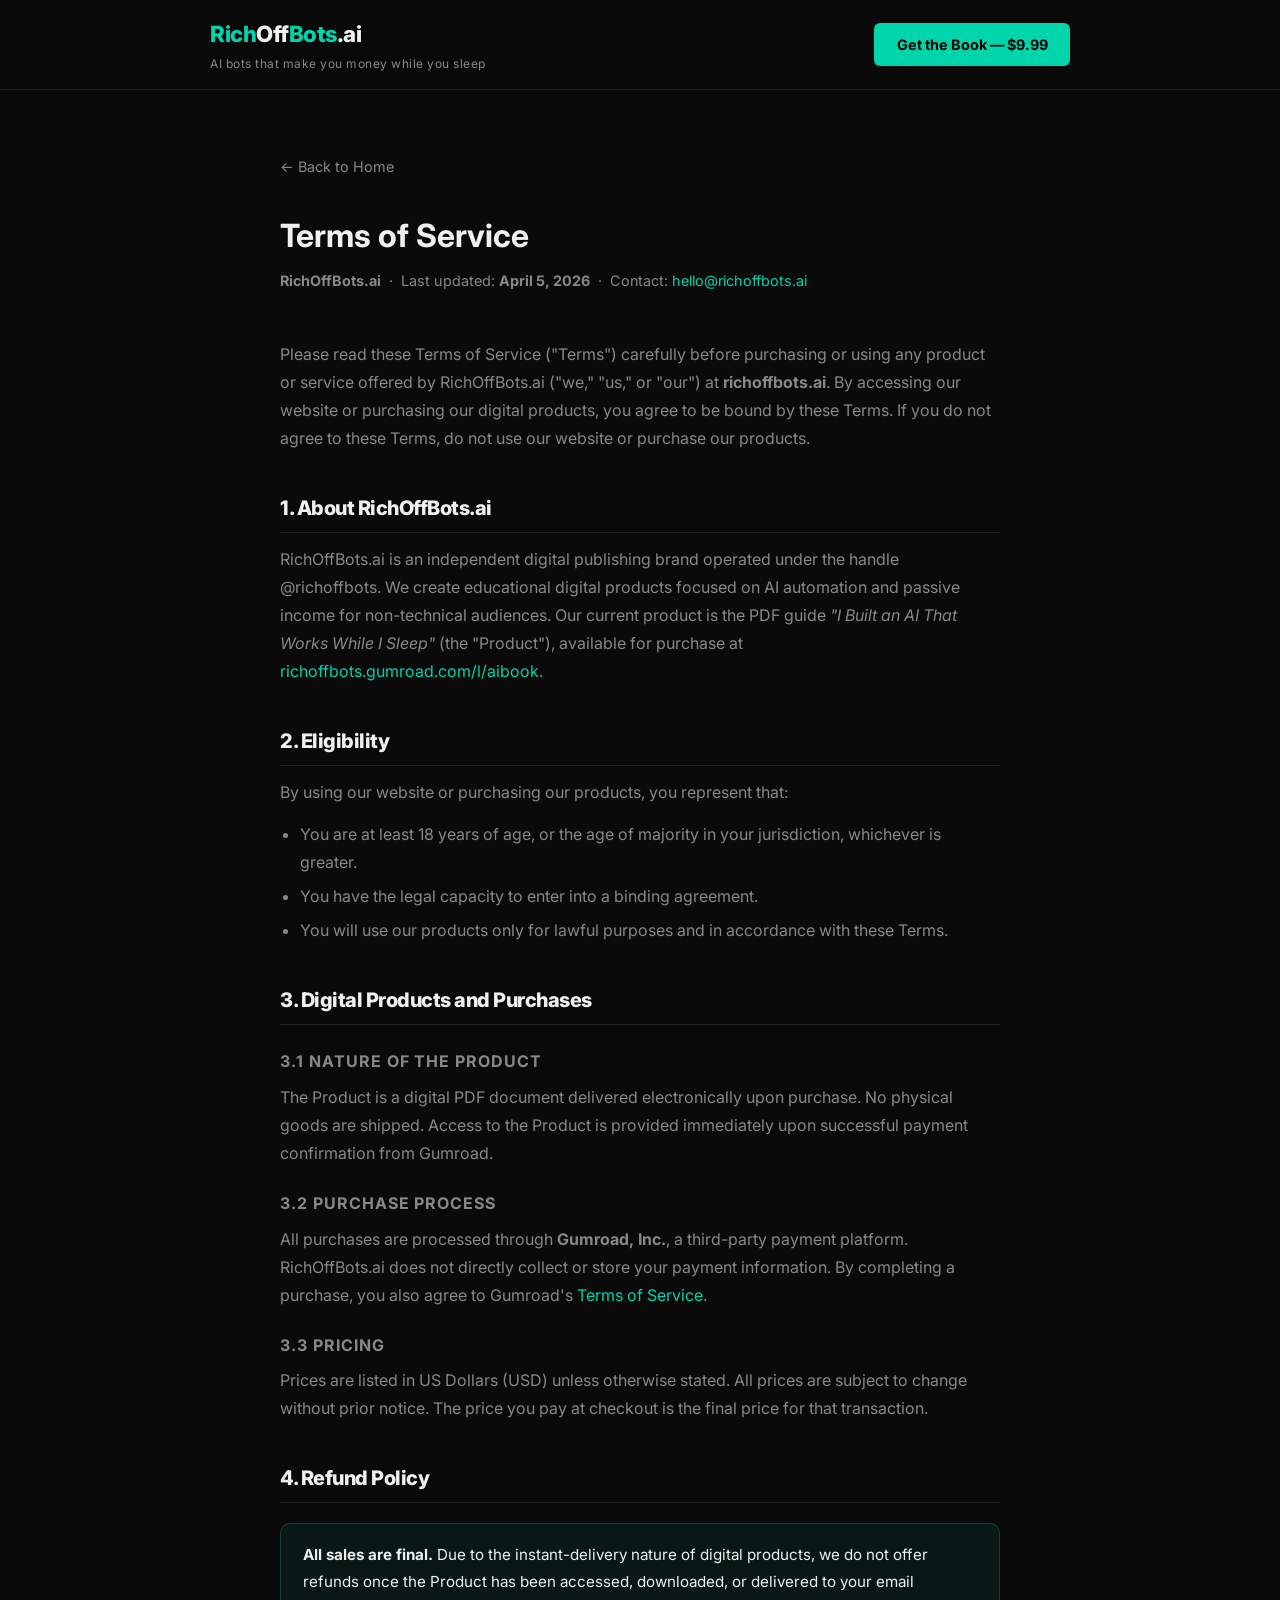
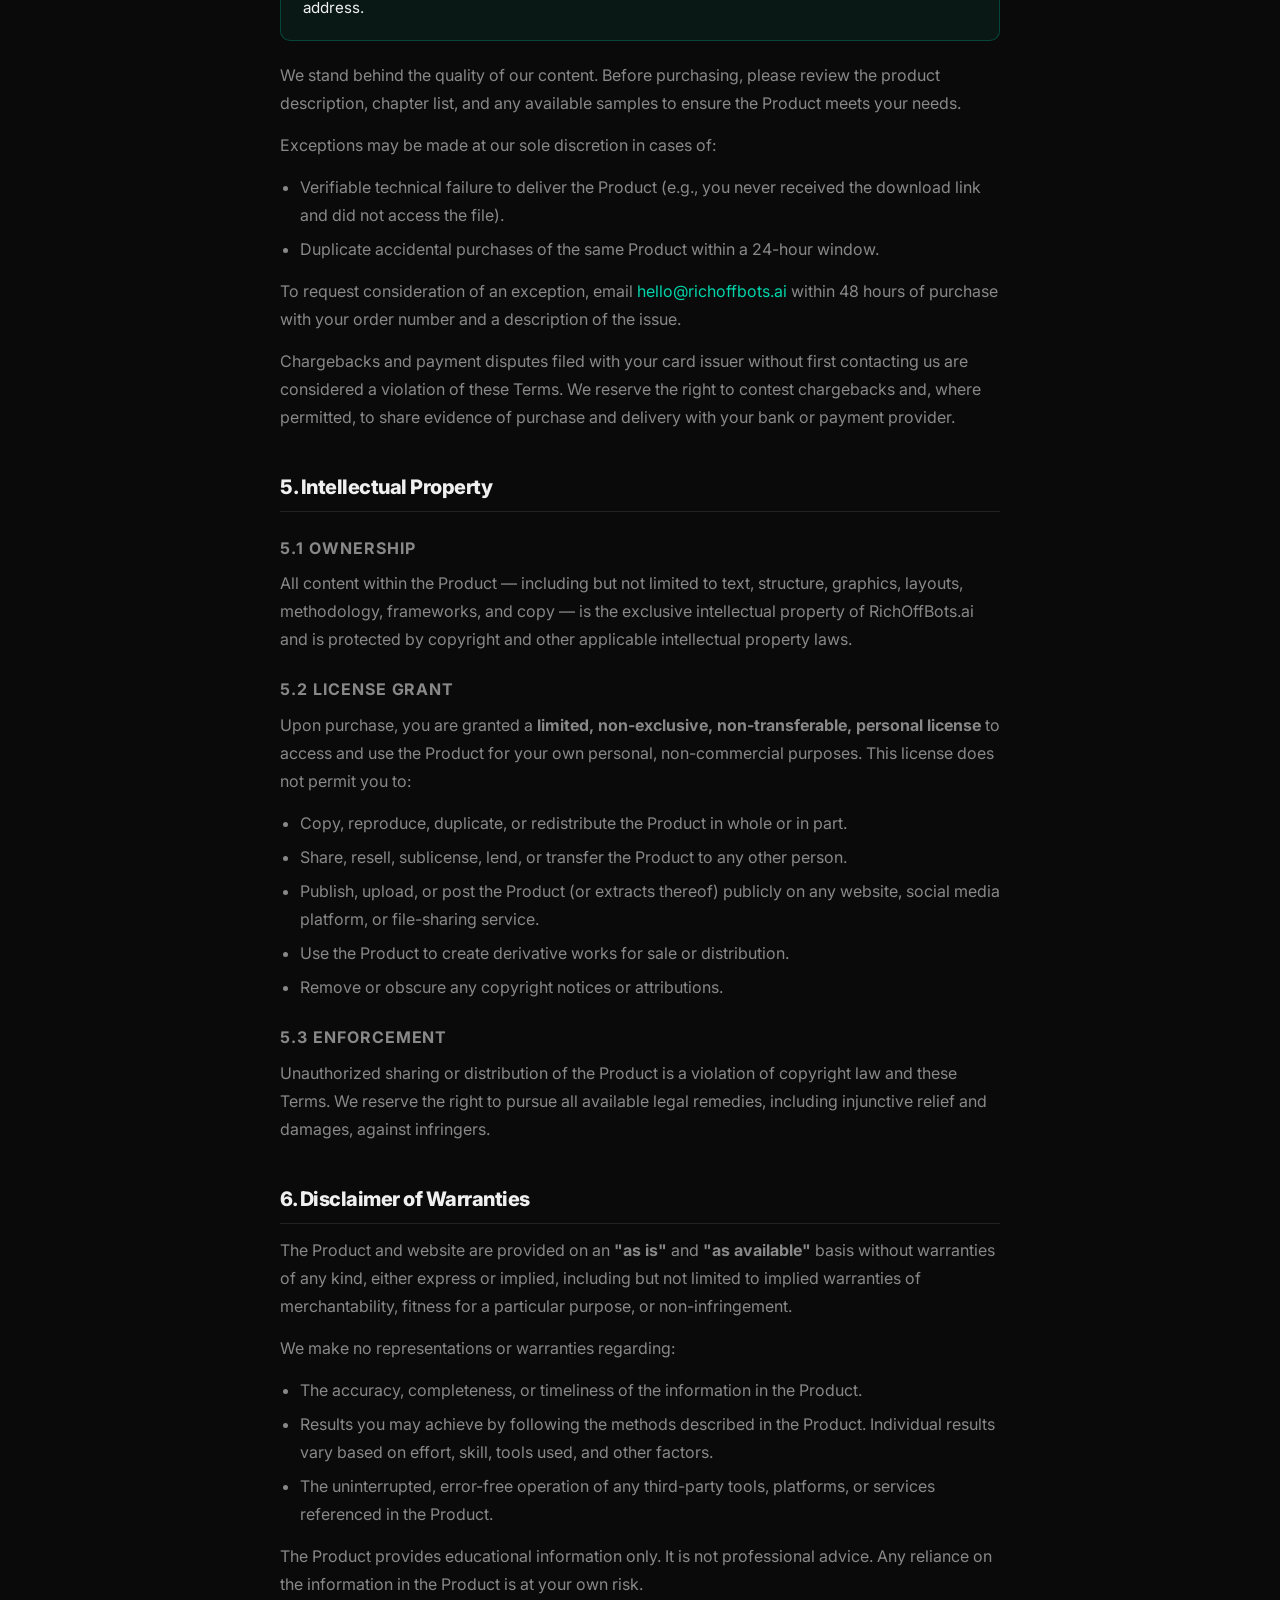
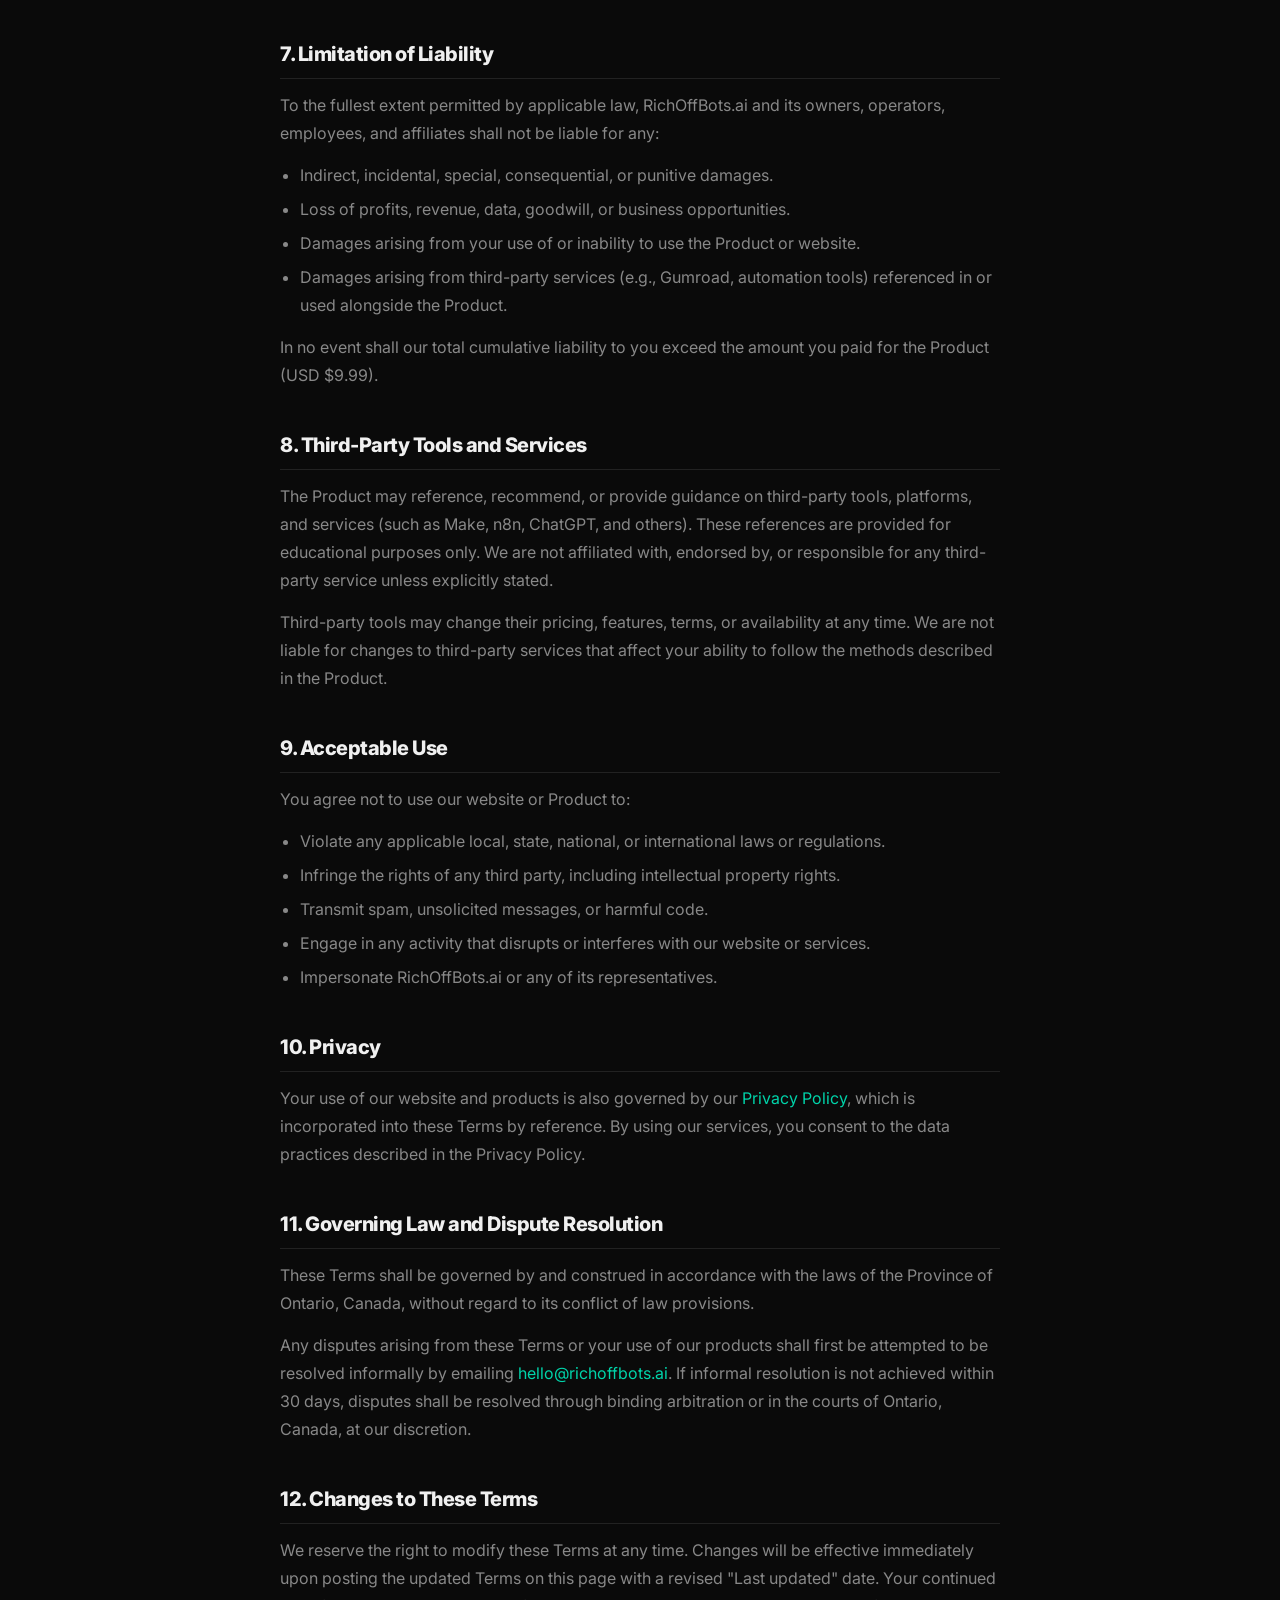
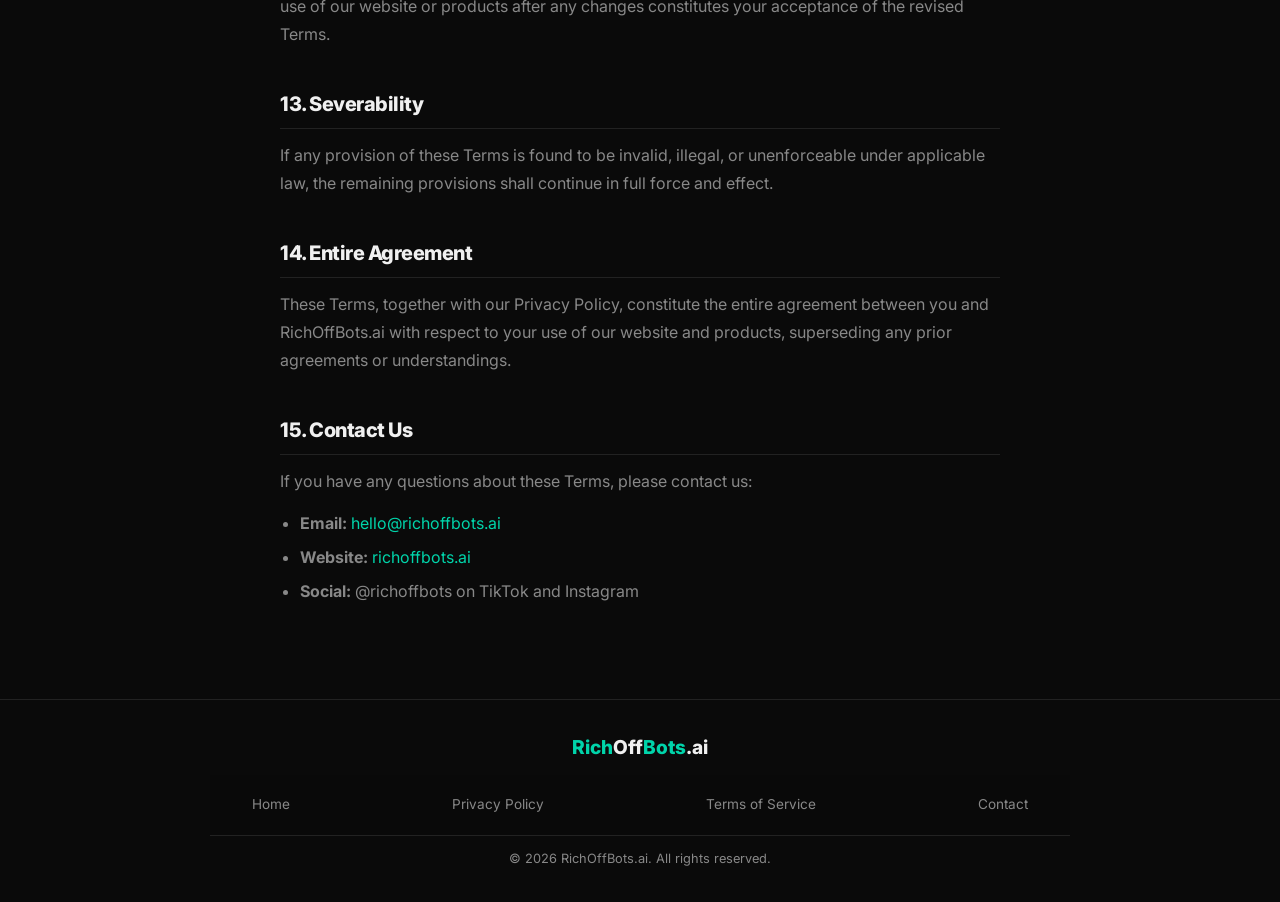
<file: terms.html>
<!DOCTYPE html>
<html lang="en">
<head>
  <meta charset="UTF-8" />
  <meta name="viewport" content="width=device-width, initial-scale=1.0" />
  <title>Terms of Service — RichOffBots.ai</title>
  <meta name="description" content="Terms of Service for RichOffBots.ai and the digital product 'I Built an AI That Works While I Sleep.'" />
  <link rel="preconnect" href="https://fonts.googleapis.com" />
  <link rel="preconnect" href="https://fonts.gstatic.com" crossorigin />
  <link href="https://fonts.googleapis.com/css2?family=Inter:wght@400;500;600;700;800&display=swap" rel="stylesheet" />
  <link rel="stylesheet" href="styles.css" />
  <style>
    .legal-page { padding: 64px 0 80px; }
    .legal-page h1 { margin-bottom: 8px; }
    .legal-meta { color: var(--muted); font-size: .9rem; margin-bottom: 48px; }
    .legal-body h2 { font-size: 1.25rem; margin: 40px 0 12px; padding-bottom: 8px; border-bottom: 1px solid var(--border); }
    .legal-body h3 { font-size: 1rem; margin: 24px 0 8px; color: var(--muted); text-transform: uppercase; letter-spacing: .06em; }
    .legal-body p { color: var(--muted); margin-bottom: 14px; line-height: 1.75; }
    .legal-body ul { color: var(--muted); padding-left: 20px; margin-bottom: 14px; line-height: 1.75; }
    .legal-body ul li { margin-bottom: 6px; }
    .legal-body a { color: var(--accent); }
    .legal-back { display: inline-flex; align-items: center; gap: 8px; color: var(--muted); font-size: .9rem; margin-bottom: 32px; transition: color .2s; }
    .legal-back:hover { color: var(--text); }
    .highlight-box {
      background: rgba(0,212,170,.07);
      border: 1px solid rgba(0,212,170,.25);
      border-radius: 10px;
      padding: 18px 22px;
      margin: 20px 0;
    }
    .highlight-box p { color: var(--text); margin-bottom: 0; font-size: .95rem; }
  </style>
</head>
<body>

<header class="site-header">
  <div class="container header-inner">
    <div>
      <div class="logo"><span class="brand">Rich</span>Off<span class="brand">Bots</span>.ai</div>
      <div class="logo-tagline">AI bots that make you money while you sleep</div>
    </div>
    <a href="https://richoffbots.gumroad.com/l/aibook" class="btn header-cta" target="_blank" rel="noopener">
      Get the Book — $9.99
    </a>
  </div>
</header>

<div class="legal-page">
  <div class="container" style="max-width:720px;">

    <a href="/" class="legal-back">← Back to Home</a>

    <h1>Terms of Service</h1>
    <p class="legal-meta">
      <strong>RichOffBots.ai</strong> &nbsp;·&nbsp; Last updated: <strong>April 5, 2026</strong> &nbsp;·&nbsp;
      Contact: <a href="mailto:hello@richoffbots.ai">hello@richoffbots.ai</a>
    </p>

    <div class="legal-body">

      <p>Please read these Terms of Service ("Terms") carefully before purchasing or using any
      product or service offered by RichOffBots.ai ("we," "us," or "our") at
      <strong>richoffbots.ai</strong>. By accessing our website or purchasing our digital
      products, you agree to be bound by these Terms. If you do not agree to these Terms,
      do not use our website or purchase our products.</p>

      <!-- ─────────────────────────────────────── -->
      <h2>1. About RichOffBots.ai</h2>
      <p>RichOffBots.ai is an independent digital publishing brand operated under the handle
      @richoffbots. We create educational digital products focused on AI automation and
      passive income for non-technical audiences. Our current product is the PDF guide <em>"I Built an AI That
      Works While I Sleep"</em> (the "Product"), available for purchase at
      <a href="https://richoffbots.gumroad.com/l/aibook" target="_blank" rel="noopener">richoffbots.gumroad.com/l/aibook</a>.</p>

      <!-- ─────────────────────────────────────── -->
      <h2>2. Eligibility</h2>
      <p>By using our website or purchasing our products, you represent that:</p>
      <ul>
        <li>You are at least 18 years of age, or the age of majority in your jurisdiction,
        whichever is greater.</li>
        <li>You have the legal capacity to enter into a binding agreement.</li>
        <li>You will use our products only for lawful purposes and in accordance with these Terms.</li>
      </ul>

      <!-- ─────────────────────────────────────── -->
      <h2>3. Digital Products and Purchases</h2>

      <h3>3.1 Nature of the Product</h3>
      <p>The Product is a digital PDF document delivered electronically upon purchase.
      No physical goods are shipped. Access to the Product is provided immediately upon
      successful payment confirmation from Gumroad.</p>

      <h3>3.2 Purchase Process</h3>
      <p>All purchases are processed through <strong>Gumroad, Inc.</strong>, a third-party
      payment platform. RichOffBots.ai does not directly collect or store your payment
      information. By completing a purchase, you also agree to Gumroad's
      <a href="https://gumroad.com/terms" target="_blank" rel="noopener">Terms of Service</a>.</p>

      <h3>3.3 Pricing</h3>
      <p>Prices are listed in US Dollars (USD) unless otherwise stated. All prices are
      subject to change without prior notice. The price you pay at checkout is the final
      price for that transaction.</p>

      <!-- ─────────────────────────────────────── -->
      <h2>4. Refund Policy</h2>

      <div class="highlight-box">
        <p><strong>All sales are final.</strong> Due to the instant-delivery nature of digital products, we do not offer refunds once the Product has been accessed, downloaded, or delivered to your email address.</p>
      </div>

      <p>We stand behind the quality of our content. Before purchasing, please review the
      product description, chapter list, and any available samples to ensure the Product
      meets your needs.</p>

      <p>Exceptions may be made at our sole discretion in cases of:</p>
      <ul>
        <li>Verifiable technical failure to deliver the Product (e.g., you never received
        the download link and did not access the file).</li>
        <li>Duplicate accidental purchases of the same Product within a 24-hour window.</li>
      </ul>
      <p>To request consideration of an exception, email
      <a href="mailto:hello@richoffbots.ai">hello@richoffbots.ai</a> within 48 hours
      of purchase with your order number and a description of the issue.</p>

      <p>Chargebacks and payment disputes filed with your card issuer without first
      contacting us are considered a violation of these Terms. We reserve the right to
      contest chargebacks and, where permitted, to share evidence of purchase and delivery
      with your bank or payment provider.</p>

      <!-- ─────────────────────────────────────── -->
      <h2>5. Intellectual Property</h2>

      <h3>5.1 Ownership</h3>
      <p>All content within the Product — including but not limited to text, structure,
      graphics, layouts, methodology, frameworks, and copy — is the exclusive intellectual
      property of RichOffBots.ai and is protected by copyright and other applicable
      intellectual property laws.</p>

      <h3>5.2 License Grant</h3>
      <p>Upon purchase, you are granted a <strong>limited, non-exclusive, non-transferable,
      personal license</strong> to access and use the Product for your own personal,
      non-commercial purposes. This license does not permit you to:</p>
      <ul>
        <li>Copy, reproduce, duplicate, or redistribute the Product in whole or in part.</li>
        <li>Share, resell, sublicense, lend, or transfer the Product to any other person.</li>
        <li>Publish, upload, or post the Product (or extracts thereof) publicly on any
        website, social media platform, or file-sharing service.</li>
        <li>Use the Product to create derivative works for sale or distribution.</li>
        <li>Remove or obscure any copyright notices or attributions.</li>
      </ul>

      <h3>5.3 Enforcement</h3>
      <p>Unauthorized sharing or distribution of the Product is a violation of copyright law
      and these Terms. We reserve the right to pursue all available legal remedies,
      including injunctive relief and damages, against infringers.</p>

      <!-- ─────────────────────────────────────── -->
      <h2>6. Disclaimer of Warranties</h2>
      <p>The Product and website are provided on an <strong>"as is"</strong> and
      <strong>"as available"</strong> basis without warranties of any kind, either express
      or implied, including but not limited to implied warranties of merchantability,
      fitness for a particular purpose, or non-infringement.</p>

      <p>We make no representations or warranties regarding:</p>
      <ul>
        <li>The accuracy, completeness, or timeliness of the information in the Product.</li>
        <li>Results you may achieve by following the methods described in the Product.
        Individual results vary based on effort, skill, tools used, and other factors.</li>
        <li>The uninterrupted, error-free operation of any third-party tools, platforms,
        or services referenced in the Product.</li>
      </ul>

      <p>The Product provides educational information only. It is not professional advice.
      Any reliance on the information in the Product is at your own risk.</p>

      <!-- ─────────────────────────────────────── -->
      <h2>7. Limitation of Liability</h2>
      <p>To the fullest extent permitted by applicable law, RichOffBots.ai and its owners,
      operators, employees, and affiliates shall not be liable for any:</p>
      <ul>
        <li>Indirect, incidental, special, consequential, or punitive damages.</li>
        <li>Loss of profits, revenue, data, goodwill, or business opportunities.</li>
        <li>Damages arising from your use of or inability to use the Product or website.</li>
        <li>Damages arising from third-party services (e.g., Gumroad, automation tools)
        referenced in or used alongside the Product.</li>
      </ul>
      <p>In no event shall our total cumulative liability to you exceed the amount you paid
      for the Product (USD $9.99).</p>

      <!-- ─────────────────────────────────────── -->
      <h2>8. Third-Party Tools and Services</h2>
      <p>The Product may reference, recommend, or provide guidance on third-party tools,
      platforms, and services (such as Make, n8n, ChatGPT, and others). These references
      are provided for educational purposes only. We are not affiliated with, endorsed by,
      or responsible for any third-party service unless explicitly stated.</p>
      <p>Third-party tools may change their pricing, features, terms, or availability at any
      time. We are not liable for changes to third-party services that affect your ability
      to follow the methods described in the Product.</p>

      <!-- ─────────────────────────────────────── -->
      <h2>9. Acceptable Use</h2>
      <p>You agree not to use our website or Product to:</p>
      <ul>
        <li>Violate any applicable local, state, national, or international laws or regulations.</li>
        <li>Infringe the rights of any third party, including intellectual property rights.</li>
        <li>Transmit spam, unsolicited messages, or harmful code.</li>
        <li>Engage in any activity that disrupts or interferes with our website or services.</li>
        <li>Impersonate RichOffBots.ai or any of its representatives.</li>
      </ul>

      <!-- ─────────────────────────────────────── -->
      <h2>10. Privacy</h2>
      <p>Your use of our website and products is also governed by our
      <a href="/privacy">Privacy Policy</a>, which is incorporated into these Terms by
      reference. By using our services, you consent to the data practices described in
      the Privacy Policy.</p>

      <!-- ─────────────────────────────────────── -->
      <h2>11. Governing Law and Dispute Resolution</h2>
      <p>These Terms shall be governed by and construed in accordance with the laws of the
      Province of Ontario, Canada, without regard to its conflict of law provisions.</p>
      <p>Any disputes arising from these Terms or your use of our products shall first be
      attempted to be resolved informally by emailing
      <a href="mailto:hello@richoffbots.ai">hello@richoffbots.ai</a>. If informal
      resolution is not achieved within 30 days, disputes shall be resolved through
      binding arbitration or in the courts of Ontario, Canada, at our discretion.</p>

      <!-- ─────────────────────────────────────── -->
      <h2>12. Changes to These Terms</h2>
      <p>We reserve the right to modify these Terms at any time. Changes will be effective
      immediately upon posting the updated Terms on this page with a revised "Last updated"
      date. Your continued use of our website or products after any changes constitutes
      your acceptance of the revised Terms.</p>

      <!-- ─────────────────────────────────────── -->
      <h2>13. Severability</h2>
      <p>If any provision of these Terms is found to be invalid, illegal, or unenforceable
      under applicable law, the remaining provisions shall continue in full force and
      effect.</p>

      <!-- ─────────────────────────────────────── -->
      <h2>14. Entire Agreement</h2>
      <p>These Terms, together with our Privacy Policy, constitute the entire agreement
      between you and RichOffBots.ai with respect to your use of our website and products,
      superseding any prior agreements or understandings.</p>

      <!-- ─────────────────────────────────────── -->
      <h2>15. Contact Us</h2>
      <p>If you have any questions about these Terms, please contact us:</p>
      <ul>
        <li><strong>Email:</strong> <a href="mailto:hello@richoffbots.ai">hello@richoffbots.ai</a></li>
        <li><strong>Website:</strong> <a href="https://richoffbots.ai">richoffbots.ai</a></li>
        <li><strong>Social:</strong> @richoffbots on TikTok and Instagram</li>
      </ul>

    </div>
  </div>
</div>

<footer class="site-footer">
  <div class="container">
    <div class="footer-logo"><span class="brand">Rich</span>Off<span class="brand">Bots</span>.ai</div>
    <nav class="footer-links">
      <a href="/">Home</a>
      <a href="/privacy">Privacy Policy</a>
      <a href="/terms">Terms of Service</a>
      <a href="mailto:hello@richoffbots.ai">Contact</a>
    </nav>
    <p class="footer-copy">&copy; 2026 RichOffBots.ai. All rights reserved.</p>
  </div>
</footer>

</body>
</html>
</file>
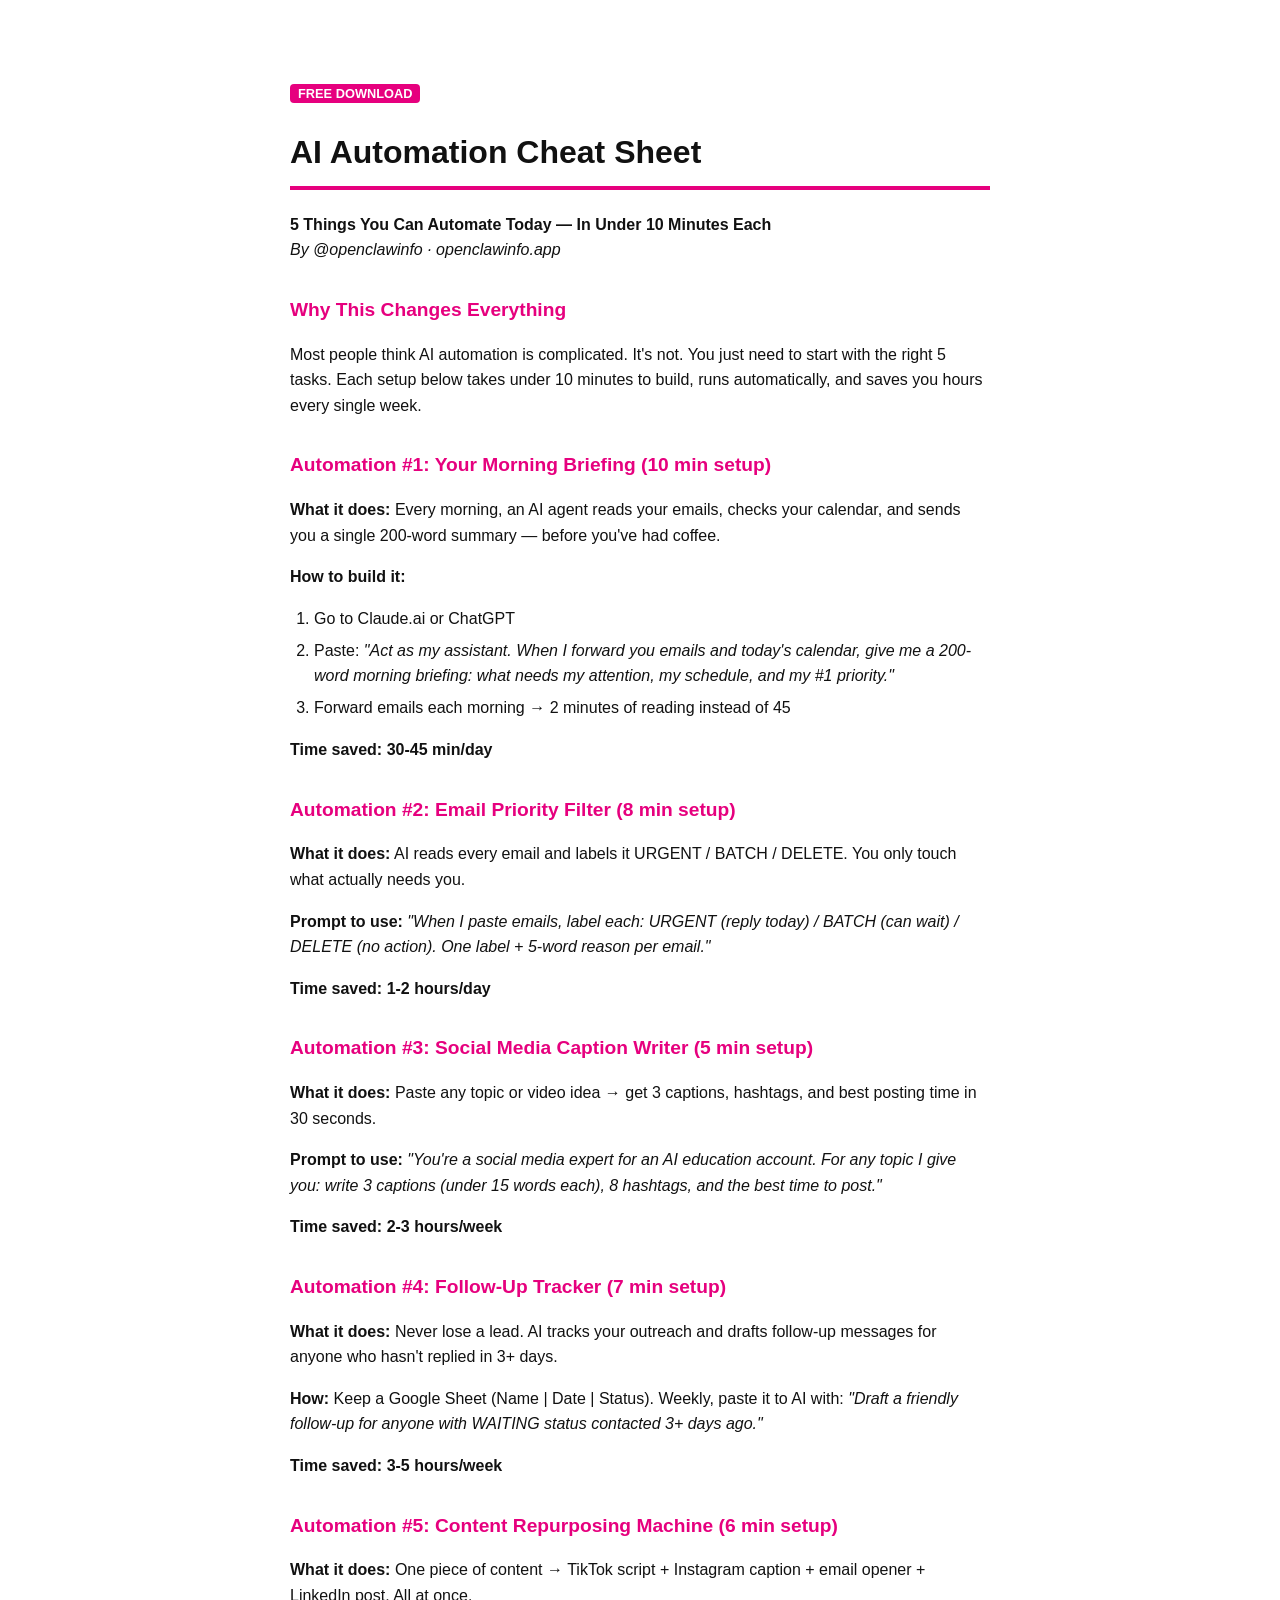
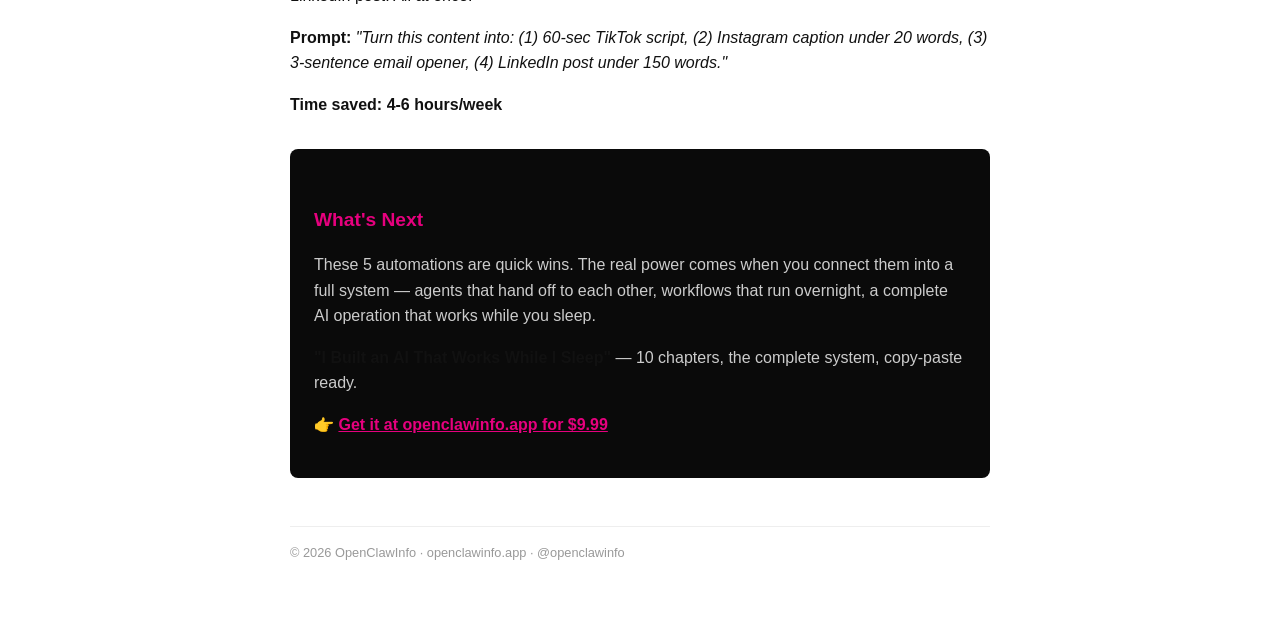
<file: downloads/ai-automation-cheat-sheet.html>
<!DOCTYPE html>
<html>
<head>
<meta charset="UTF-8">
<style>
  body { font-family: -apple-system, sans-serif; max-width: 700px; margin: 40px auto; padding: 40px; color: #111; line-height: 1.6; }
  h1 { font-size: 2rem; font-weight: 900; border-bottom: 4px solid #E6007E; padding-bottom: 0.5rem; }
  h2 { font-size: 1.2rem; font-weight: 800; color: #E6007E; margin-top: 2rem; }
  h3 { font-size: 1rem; font-weight: 700; }
  .badge { background: #E6007E; color: white; padding: 2px 8px; border-radius: 4px; font-size: 0.8rem; font-weight: 700; }
  .footer { border-top: 1px solid #eee; margin-top: 3rem; padding-top: 1rem; font-size: 0.8rem; color: #999; }
  strong { color: #111; }
  ol { padding-left: 1.5rem; }
  li { margin-bottom: 0.4rem; }
  .cta-box { background: #0a0a0a; color: white; padding: 1.5rem; border-radius: 8px; margin-top: 2rem; }
  .cta-box h2 { color: #E6007E; }
  .cta-box p { color: #ccc; }
  .cta-box a { color: #E6007E; font-weight: 800; }
</style>
</head>
<body>
<span class="badge">FREE DOWNLOAD</span>
<h1>AI Automation Cheat Sheet</h1>
<p><strong>5 Things You Can Automate Today — In Under 10 Minutes Each</strong><br>
<em>By @openclawinfo · openclawinfo.app</em></p>

<h2>Why This Changes Everything</h2>
<p>Most people think AI automation is complicated. It's not. You just need to start with the right 5 tasks. Each setup below takes under 10 minutes to build, runs automatically, and saves you hours every single week.</p>

<h2>Automation #1: Your Morning Briefing (10 min setup)</h2>
<p><strong>What it does:</strong> Every morning, an AI agent reads your emails, checks your calendar, and sends you a single 200-word summary — before you've had coffee.</p>
<p><strong>How to build it:</strong></p>
<ol>
<li>Go to Claude.ai or ChatGPT</li>
<li>Paste: <em>"Act as my assistant. When I forward you emails and today's calendar, give me a 200-word morning briefing: what needs my attention, my schedule, and my #1 priority."</em></li>
<li>Forward emails each morning → 2 minutes of reading instead of 45</li>
</ol>
<p><strong>Time saved: 30-45 min/day</strong></p>

<h2>Automation #2: Email Priority Filter (8 min setup)</h2>
<p><strong>What it does:</strong> AI reads every email and labels it URGENT / BATCH / DELETE. You only touch what actually needs you.</p>
<p><strong>Prompt to use:</strong> <em>"When I paste emails, label each: URGENT (reply today) / BATCH (can wait) / DELETE (no action). One label + 5-word reason per email."</em></p>
<p><strong>Time saved: 1-2 hours/day</strong></p>

<h2>Automation #3: Social Media Caption Writer (5 min setup)</h2>
<p><strong>What it does:</strong> Paste any topic or video idea → get 3 captions, hashtags, and best posting time in 30 seconds.</p>
<p><strong>Prompt to use:</strong> <em>"You're a social media expert for an AI education account. For any topic I give you: write 3 captions (under 15 words each), 8 hashtags, and the best time to post."</em></p>
<p><strong>Time saved: 2-3 hours/week</strong></p>

<h2>Automation #4: Follow-Up Tracker (7 min setup)</h2>
<p><strong>What it does:</strong> Never lose a lead. AI tracks your outreach and drafts follow-up messages for anyone who hasn't replied in 3+ days.</p>
<p><strong>How:</strong> Keep a Google Sheet (Name | Date | Status). Weekly, paste it to AI with: <em>"Draft a friendly follow-up for anyone with WAITING status contacted 3+ days ago."</em></p>
<p><strong>Time saved: 3-5 hours/week</strong></p>

<h2>Automation #5: Content Repurposing Machine (6 min setup)</h2>
<p><strong>What it does:</strong> One piece of content → TikTok script + Instagram caption + email opener + LinkedIn post. All at once.</p>
<p><strong>Prompt:</strong> <em>"Turn this content into: (1) 60-sec TikTok script, (2) Instagram caption under 20 words, (3) 3-sentence email opener, (4) LinkedIn post under 150 words."</em></p>
<p><strong>Time saved: 4-6 hours/week</strong></p>

<div class="cta-box">
<h2>What's Next</h2>
<p>These 5 automations are quick wins. The real power comes when you connect them into a full system — agents that hand off to each other, workflows that run overnight, a complete AI operation that works while you sleep.</p>
<p><strong>"I Built an AI That Works While I Sleep"</strong> — 10 chapters, the complete system, copy-paste ready.</p>
<p>👉 <a href="https://openclawinfo.app/book">Get it at openclawinfo.app for $9.99</a></p>
</div>

<div class="footer">© 2026 OpenClawInfo · openclawinfo.app · @openclawinfo</div>
</body>
</html>
</file>
<file: styles.css>
* { margin: 0; padding: 0; box-sizing: border-box; }

:root {
  --accent: #00D4AA;
  --accent-dark: #00B392;
  --gold: #FFD700;
  --bg: #0a0a0a;
  --bg2: #111111;
  --bg3: #1a1a1a;
  --text: #f0f0f0;
  --muted: #888;
  --border: #222;
  /* Legacy alias */
  --magenta: #00D4AA;
}

body {
  font-family: -apple-system, BlinkMacSystemFont, 'Inter', 'Segoe UI', sans-serif;
  background: var(--bg);
  color: var(--text);
  line-height: 1.6;
}

a { color: var(--accent); text-decoration: none; }
a:hover { text-decoration: underline; }

/* HEADER */
.site-header {
  border-bottom: 1px solid var(--border);
  position: sticky;
  top: 0;
  background: rgba(10,10,10,0.95);
  backdrop-filter: blur(10px);
  z-index: 100;
  padding: 1rem 2rem;
}
.header-inner {
  display: flex;
  align-items: center;
  justify-content: space-between;
}

/* NAV */
nav {
  display: flex;
  align-items: center;
  justify-content: space-between;
  padding: 1.2rem 2rem;
  border-bottom: 1px solid var(--border);
  position: sticky;
  top: 0;
  background: rgba(10,10,10,0.95);
  backdrop-filter: blur(10px);
  z-index: 100;
}
.logo { font-size: 1.4rem; font-weight: 800; color: var(--text); letter-spacing: -0.5px; }
.logo .brand { color: var(--accent); }
.logo .claw { color: var(--accent); }
.logo span { color: var(--accent); }
.logo-tagline { font-size: 0.75rem; color: var(--muted); letter-spacing: 0.5px; margin-top: 2px; }
.nav-cta {
  background: var(--accent);
  color: #000;
  padding: 0.5rem 1.2rem;
  border-radius: 6px;
  font-weight: 600;
  font-size: 0.9rem;
}
.nav-cta:hover { background: var(--accent-dark); text-decoration: none; }

.btn {
  display: inline-block;
  background: var(--accent);
  color: #000;
  padding: 0.6rem 1.4rem;
  border-radius: 6px;
  font-weight: 700;
  font-size: 0.9rem;
  text-decoration: none;
  transition: background 0.2s;
}
.btn:hover { background: var(--accent-dark); text-decoration: none; }

/* HERO */
.hero {
  text-align: center;
  padding: 6rem 2rem 5rem;
  max-width: 800px;
  margin: 0 auto;
}
.hero-badge {
  display: inline-block;
  background: rgba(0,212,170,0.15);
  border: 1px solid rgba(0,212,170,0.3);
  color: var(--accent);
  padding: 0.4rem 1rem;
  border-radius: 100px;
  font-size: 0.85rem;
  font-weight: 600;
  margin-bottom: 2rem;
  letter-spacing: 0.5px;
}
.hero h1 {
  font-size: clamp(2.2rem, 5vw, 3.8rem);
  font-weight: 900;
  line-height: 1.1;
  margin-bottom: 1.5rem;
  letter-spacing: -1px;
}
.hero h1 em { color: var(--accent); font-style: normal; }
.hero p {
  font-size: 1.2rem;
  color: #bbb;
  max-width: 600px;
  margin: 0 auto 2.5rem;
}
.cta-button {
  display: inline-block;
  background: linear-gradient(135deg, var(--gold), var(--accent));
  color: #000;
  padding: 1rem 2.5rem;
  border-radius: 8px;
  font-size: 1.1rem;
  font-weight: 700;
  transition: transform 0.1s, box-shadow 0.2s;
}
.cta-button:hover { text-decoration: none; transform: translateY(-1px); box-shadow: 0 4px 20px rgba(0,212,170,0.3); }
.hero-sub { margin-top: 1rem; font-size: 0.85rem; color: var(--muted); }

/* SECTIONS */
section { padding: 5rem 2rem; }
.container { max-width: 860px; margin: 0 auto; }
.section-label {
  font-size: 0.8rem;
  font-weight: 700;
  letter-spacing: 2px;
  text-transform: uppercase;
  color: var(--accent);
  margin-bottom: 1rem;
}
h2 {
  font-size: clamp(1.8rem, 4vw, 2.8rem);
  font-weight: 800;
  letter-spacing: -0.5px;
  margin-bottom: 1.5rem;
}
.muted { color: #999; }

/* PAIN POINTS */
.pain { background: var(--bg2); }
.pain-grid {
  display: grid;
  grid-template-columns: repeat(auto-fit, minmax(240px, 1fr));
  gap: 1.5rem;
  margin-top: 2.5rem;
}
.pain-card {
  background: var(--bg3);
  border: 1px solid var(--border);
  border-radius: 12px;
  padding: 1.5rem;
}
.pain-card .icon { font-size: 2rem; margin-bottom: 0.8rem; }
.pain-card h3 { font-size: 1rem; font-weight: 700; margin-bottom: 0.5rem; }
.pain-card p { font-size: 0.9rem; color: #999; }

/* CHAPTERS */
.chapters-list { margin-top: 2rem; }
.chapter {
  display: flex;
  gap: 1.2rem;
  padding: 1.2rem 0;
  border-bottom: 1px solid var(--border);
  align-items: flex-start;
}
.chapter:last-child { border-bottom: none; }
.chapter-num {
  font-size: 0.8rem;
  font-weight: 800;
  color: var(--accent);
  min-width: 60px;
  padding-top: 2px;
  letter-spacing: 1px;
}
.chapter h3 { font-size: 1rem; font-weight: 700; margin-bottom: 0.3rem; }
.chapter p { font-size: 0.9rem; color: #999; }

/* FOR WHO */
.for-who { background: var(--bg2); }
.for-list { list-style: none; margin-top: 1.5rem; }
.for-list li {
  padding: 0.7rem 0;
  padding-left: 1.8rem;
  position: relative;
  color: #ccc;
  border-bottom: 1px solid var(--border);
}
.for-list li:last-child { border-bottom: none; }
.for-list li::before {
  content: "✓";
  position: absolute;
  left: 0;
  color: var(--accent);
  font-weight: 800;
}

/* PRICING */
.pricing { text-align: center; }
.price-card {
  background: var(--bg2);
  border: 2px solid var(--accent);
  border-radius: 16px;
  padding: 3rem 2rem;
  max-width: 500px;
  margin: 0 auto;
}
.price-tag { font-size: 4rem; font-weight: 900; color: var(--gold); }
.price-tag sup { font-size: 2rem; vertical-align: super; }
.price-sub { color: var(--muted); margin-bottom: 2rem; }
.price-includes { list-style: none; margin-bottom: 2rem; text-align: left; }
.price-includes li {
  padding: 0.5rem 0;
  padding-left: 1.5rem;
  position: relative;
  color: #ccc;
  font-size: 0.95rem;
}
.price-includes li::before { content: "✓"; position: absolute; left: 0; color: var(--accent); font-weight: 800; }
.guarantee { margin-top: 1.5rem; font-size: 0.85rem; color: var(--muted); }

/* TESTIMONIALS */
.testimonials { background: var(--bg2); }
.testimonials-grid {
  display: grid;
  grid-template-columns: repeat(auto-fit, minmax(240px, 1fr));
  gap: 1.5rem;
  margin-top: 2.5rem;
}
.testimonial {
  background: var(--bg3);
  border: 1px solid var(--border);
  border-radius: 12px;
  padding: 1.5rem;
}
.stars { color: #f5c518; margin-bottom: 0.8rem; font-size: 1rem; }
.testimonial blockquote { font-size: 0.95rem; color: #ccc; margin-bottom: 1rem; font-style: italic; }
.testimonial cite { font-size: 0.85rem; color: var(--muted); font-style: normal; font-weight: 600; }

/* FAQ */
.faq-list { margin-top: 2rem; }
.faq-item { border-bottom: 1px solid var(--border); padding: 1.5rem 0; }
.faq-item:last-child { border-bottom: none; }
.faq-item h3 { font-size: 1rem; font-weight: 700; margin-bottom: 0.6rem; }
.faq-item p { font-size: 0.95rem; color: #999; }

/* CTA BOTTOM */
.cta-bottom { text-align: center; background: linear-gradient(135deg, #001a14 0%, #0a0a0a 100%); }
.cta-bottom h2 { margin-bottom: 1rem; }
.cta-bottom p { color: #999; margin-bottom: 2rem; }

/* FOOTER */
.site-footer, footer {
  background: var(--bg);
  border-top: 1px solid var(--border);
  padding: 2rem;
  text-align: center;
  font-size: 0.85rem;
  color: var(--muted);
}
.site-footer a, footer a { color: var(--muted); margin: 0 0.5rem; }
.site-footer a:hover, footer a:hover { color: var(--accent); }
.footer-logo { font-size: 1.2rem; font-weight: 800; margin-bottom: 0.8rem; color: var(--text); }
.footer-logo .brand { color: var(--accent); }
.footer-links { margin-bottom: 0.8rem; }
.footer-links a { margin: 0 0.6rem; }
.footer-copy { font-size: 0.8rem; color: var(--muted); }

/* POLICY PAGES */
.policy-content {
  max-width: 760px;
  margin: 0 auto;
  padding: 4rem 2rem;
}
.policy-content h1 { font-size: 2rem; margin-bottom: 0.5rem; }
.policy-content .date { color: var(--muted); margin-bottom: 3rem; }
.policy-content h2 { font-size: 1.2rem; margin: 2rem 0 0.8rem; }
.policy-content p, .policy-content li { color: #bbb; margin-bottom: 0.8rem; font-size: 0.95rem; }
.policy-content ul { padding-left: 1.5rem; }

/* RESPONSIVE */
@media (max-width: 600px) {
  nav { padding: 1rem; }
  .hero { padding: 4rem 1.5rem 3rem; }
  section { padding: 3.5rem 1.5rem; }
  .price-tag { font-size: 3rem; }
}
</file>
